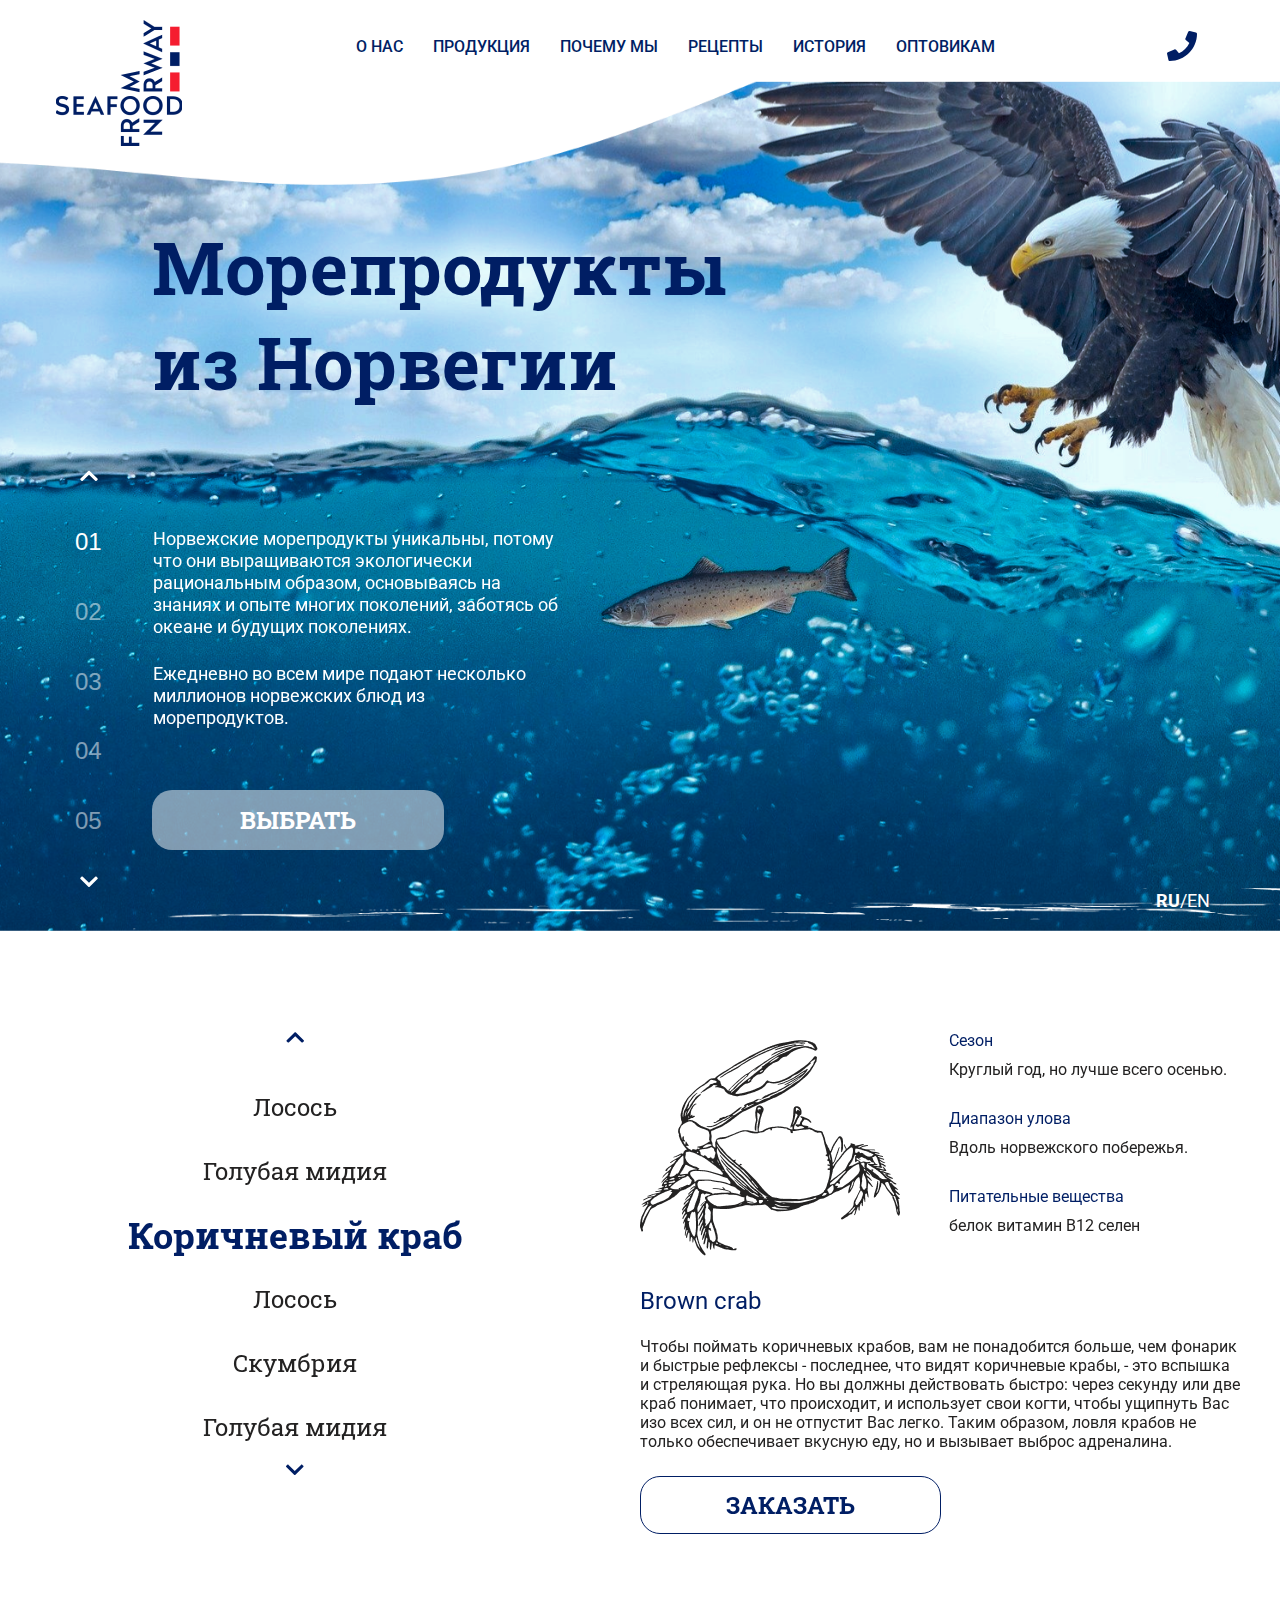
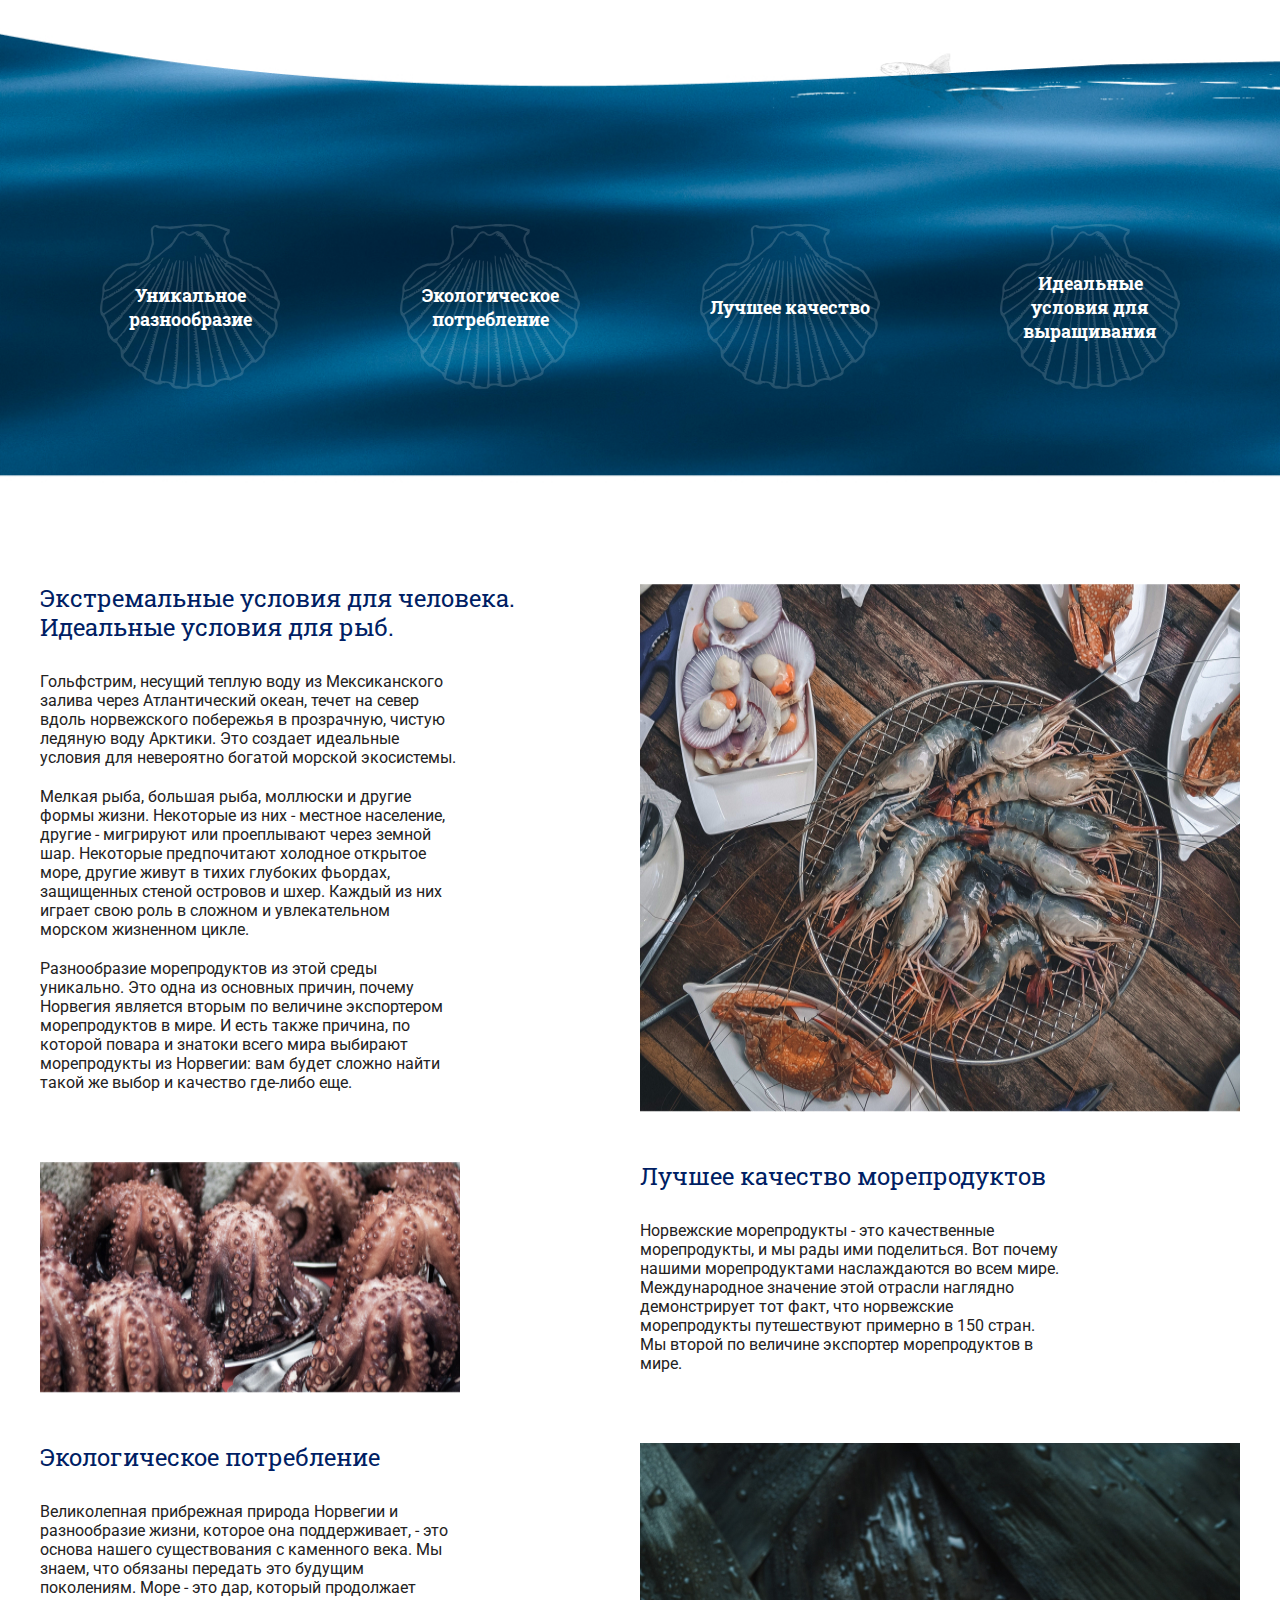
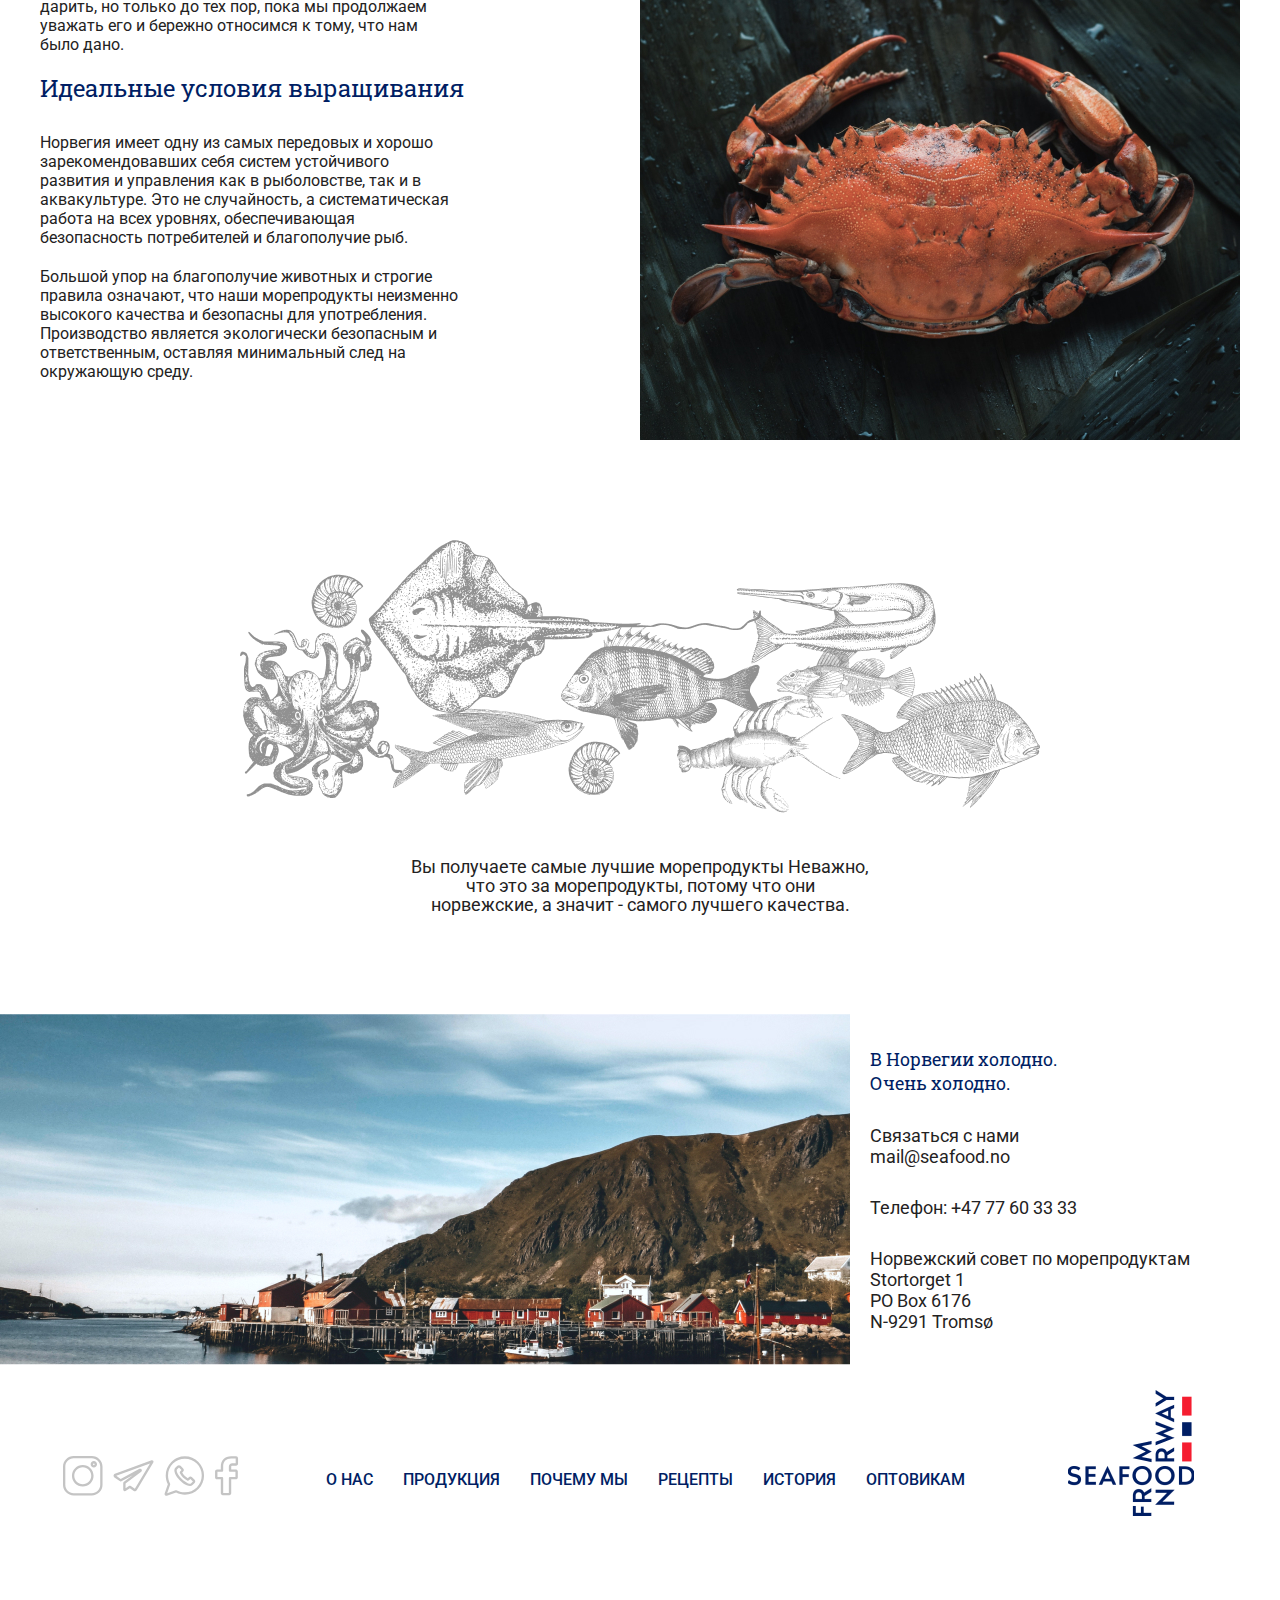
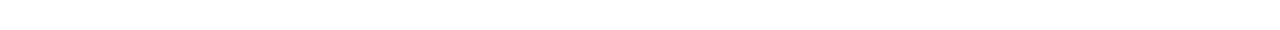
<file: index.html>
<!DOCTYPE html>
<html lang="ru">
<head>
  <meta charset="UTF-8">
  <meta name="viewport" content="width=device-width, initial-scale=1.0">
  <meta http-equiv="X-UA-Compatible" content="ie=edge">
  <title>морепродукты </title>
  <link rel="preconnect" href="https://fonts.googleapis.com">
  <link rel="preconnect" href="https://fonts.gstatic.com" crossorigin>
  <link href="https://fonts.googleapis.com/css2?family=Roboto+Slab:wght@400;700&family=Roboto:wght@400;500&display=swap" rel="stylesheet">
  <link rel="stylesheet" href="css/reset.css">
  <link rel="stylesheet" href="css/slick.css">
  <link rel="stylesheet" href="css/jquery.fancybox.css">
  <link rel="stylesheet" href="css/style.css">
  <link rel="stylesheet" href="./css/media.css">
</head>
<body>

  <header class="header">
    <div class="container">
      <div class="header__top">
        <a href="#" class="logo">
          <img class="logo__img" src="./images/logo.png" alt="logo">
        </a>
        <nav class="menu">
          <button class="menu__btn">
            <span></span>
          </button>
          <ul class="menu__list">
            <li class="menu__item">
              <a href="#" class="menu__link">О нас</a>
            </li>
            <li class="menu__item">
              <a href="#productions" class="menu__link">Продукция</a>
            </li>
            <li class="menu__item">
              <a href="#quality" class="menu__link">Почему мы</a>
            </li>
            <li class="menu__item">
              <a href="https://www.russianfood.com/recipes/bytype/?fid=53" class="menu__link">Рецепты</a>
            </li>
            <li class="menu__item">
              <a href="#story" class="menu__link">История</a>
            </li>
            <li class="menu__item">
              <a href="#wholesalers" class="menu__link">Оптовикам</a>
            </li>
          </ul>
        </nav>
        <a href="tel:380931111111" class="phone">
          <img src="./images/phone.svg" alt="phone">
        </a>
      </div>
    </div>
    <div class="header__content">
      <div class="container">
        <h1 class="title">Морепродукты из Норвегии</h1>
        <div class="header-slider">
          <div class="header-slider__item">
            <p class="header-slider__text">
              Норвежские морепродукты уникальны, потому что они выращиваются экологически рациональным образом, основываясь на знаниях и опыте многих поколений, заботясь об океане и будущих поколениях.
            </p>
            <p class="header-slider__text">
              Ежедневно во всем мире подают несколько миллионов норвежских блюд из морепродуктов.
            </p>
          </div>
          <div class="header-slider__item">
            <p class="header-slider__text">
              Норвежские морепродукты уникальны, потому что они выращиваются экологически рациональным образом, основываясь на знаниях и опыте многих поколений, заботясь об океане и будущих поколениях.
            </p>
            <p class="header-slider__text">
              Ежедневно во всем мире подают несколько миллионов норвежских блюд из морепродуктов.
            </p>
          </div>
          <div class="header-slider__item">
            <p class="header-slider__text">
              Норвежские морепродукты уникальны, потому что они выращиваются экологически рациональным образом, основываясь на знаниях и опыте многих поколений, заботясь об океане и будущих поколениях.
            </p>
            <p class="header-slider__text">
              Ежедневно во всем мире подают несколько миллионов норвежских блюд из морепродуктов.
            </p>
          </div>
          <div class="header-slider__item">
            <p class="header-slider__text">
              Норвежские морепродукты уникальны, потому что они выращиваются экологически рациональным образом, основываясь на знаниях и опыте многих поколений, заботясь об океане и будущих поколениях.
            </p>
            <p class="header-slider__text">
              Ежедневно во всем мире подают несколько миллионов норвежских блюд из морепродуктов.
            </p>
          </div>
          <div class="header-slider__item">
            <p class="header-slider__text">
              Норвежские морепродукты уникальны, потому что они выращиваются экологически рациональным образом, основываясь на знаниях и опыте многих поколений, заботясь об океане и будущих поколениях.
            </p>
            <p class="header-slider__text">
              Ежедневно во всем мире подают несколько миллионов норвежских блюд из морепродуктов.
            </p>
          </div>
        </div>
        <a href="#" class="header__content-btn">ВЫБРАТЬ</a>
        <div class="header__content-box">
          <a href="#" class="header__content-link header__content-link--active">RU</a>/
          <a href="./index-en.html" class="header__content-link">EN</a>
        </div>
      </div>
    </div>
  </header>
  <main class="main">
    <section class="product" id="productions">
      <div class="container">
        <div class="product__inner">
          <div class="product__name">
            <h3 class="product__name-item">Коричневый краб</h3>
            <h3 class="product__name-item">Лосось</h3>
            <h3 class="product__name-item">Скумбрия</h3>
            <h3 class="product__name-item">Голубая мидия</h3>
            <h3 class="product__name-item">Коричневый краб</h3>
            <h3 class="product__name-item">Осьминог</h3>
            <h3 class="product__name-item">Скумбрия</h3>
            <h3 class="product__name-item">Треска</h3>
            <h3 class="product__name-item">Лосось</h3>
            <h3 class="product__name-item">Голубая мидия</h3>
          </div>
          <div class="product__content">
            <div class="product__content-element">
              <div class="product__content-box">
                <img class="product__content-img" src="./images/product1.png" alt="product">
                <ul class="product__content-list">
                  <li class="product__content-item">
                    <span>Сезон</span>
                    Круглый год, но лучше всего осенью.
                  </li>
                  <li class="product__content-item">
                    <span>Диапазон улова</span>
                    Вдоль норвежского побережья.
                  </li>
                  <li class="product__content-item">
                    <span>Питательные вещества</span>
                    белок
                    витамин B12
                    селен
                  </li>
                </ul>
              </div>
              <h3 class="product__content-title">Brown crab</h3>
              <p class="product__content-text">
                Чтобы поймать коричневых крабов, вам не понадобится больше, чем фонарик и быстрые рефлексы - последнее, что видят коричневые крабы, - это вспышка и стреляющая рука. Но вы должны действовать быстро: через секунду или две краб понимает, что происходит, и использует свои когти, чтобы ущипнуть Вас изо всех сил, и он не отпустит Вас легко. Таким образом, ловля крабов не только обеспечивает вкусную еду, но и вызывает выброс адреналина.
              </p>
              <button class="product__content-btn">ЗАКАЗАТЬ</button>
            </div>
            <div class="product__content-element">
              <div class="product__content-box">
                <img class="product__content-img" src="./images/product2.png" alt="product">
                <ul class="product__content-list">
                  <li class="product__content-item">
                    <span>Сезон</span>
                    Круглый год, но лучше всего осенью.
                  </li>
                  <li class="product__content-item">
                    <span>Диапазон улова</span>
                    Вдоль норвежского побережья.
                  </li>
                  <li class="product__content-item">
                    <span>Питательные вещества</span>
                    белок
                    витамин B12
                    селен
                  </li>
                </ul>
              </div>
              <h3 class="product__content-title">Brown crab</h3>
              <p class="product__content-text">
                Чтобы поймать коричневых крабов, вам не понадобится больше, чем фонарик и быстрые рефлексы - последнее, что видят коричневые крабы, - это вспышка и стреляющая рука. Но вы должны действовать быстро: через секунду или две краб понимает, что происходит, и использует свои когти, чтобы ущипнуть Вас изо всех сил, и он не отпустит Вас легко. Таким образом, ловля крабов не только обеспечивает вкусную еду, но и вызывает выброс адреналина.
              </p>
              <button class="product__content-btn">ЗАКАЗАТЬ</button>
            </div>
            <div class="product__content-element">
              <div class="product__content-box">
                <img class="product__content-img" src="./images/product3.png" alt="product">
                <ul class="product__content-list">
                  <li class="product__content-item">
                    <span>Сезон</span>
                    Круглый год, но лучше всего осенью.
                  </li>
                  <li class="product__content-item">
                    <span>Диапазон улова</span>
                    Вдоль норвежского побережья.
                  </li>
                  <li class="product__content-item">
                    <span>Питательные вещества</span>
                    белок
                    витамин B12
                    селен
                  </li>
                </ul>
              </div>
              <h3 class="product__content-title">Brown crab</h3>
              <p class="product__content-text">
                Чтобы поймать коричневых крабов, вам не понадобится больше, чем фонарик и быстрые рефлексы - последнее, что видят коричневые крабы, - это вспышка и стреляющая рука. Но вы должны действовать быстро: через секунду или две краб понимает, что происходит, и использует свои когти, чтобы ущипнуть Вас изо всех сил, и он не отпустит Вас легко. Таким образом, ловля крабов не только обеспечивает вкусную еду, но и вызывает выброс адреналина.
              </p>
              <button class="product__content-btn">ЗАКАЗАТЬ</button>
            </div>
            <div class="product__content-element">
              <div class="product__content-box">
                <img class="product__content-img" src="./images/product4.png" alt="product">
                <ul class="product__content-list">
                  <li class="product__content-item">
                    <span>Сезон</span>
                    Круглый год, но лучше всего осенью.
                  </li>
                  <li class="product__content-item">
                    <span>Диапазон улова</span>
                    Вдоль норвежского побережья.
                  </li>
                  <li class="product__content-item">
                    <span>Питательные вещества</span>
                    белок
                    витамин B12
                    селен
                  </li>
                </ul>
              </div>
              <h3 class="product__content-title">Brown crab</h3>
              <p class="product__content-text">
                Чтобы поймать коричневых крабов, вам не понадобится больше, чем фонарик и быстрые рефлексы - последнее, что видят коричневые крабы, - это вспышка и стреляющая рука. Но вы должны действовать быстро: через секунду или две краб понимает, что происходит, и использует свои когти, чтобы ущипнуть Вас изо всех сил, и он не отпустит Вас легко. Таким образом, ловля крабов не только обеспечивает вкусную еду, но и вызывает выброс адреналина.
              </p>
              <button class="product__content-btn">ЗАКАЗАТЬ</button>
            </div>
            <div class="product__content-element">
              <div class="product__content-box">
                <img class="product__content-img" src="./images/product1.png" alt="product">
                <ul class="product__content-list">
                  <li class="product__content-item">
                    <span>Сезон</span>
                    Круглый год, но лучше всего осенью.
                  </li>
                  <li class="product__content-item">
                    <span>Диапазон улова</span>
                    Вдоль норвежского побережья.
                  </li>
                  <li class="product__content-item">
                    <span>Питательные вещества</span>
                    белок
                    витамин B12
                    селен
                  </li>
                </ul>
              </div>
              <h3 class="product__content-title">Brown crab</h3>
              <p class="product__content-text">
                Чтобы поймать коричневых крабов, вам не понадобится больше, чем фонарик и быстрые рефлексы - последнее, что видят коричневые крабы, - это вспышка и стреляющая рука. Но вы должны действовать быстро: через секунду или две краб понимает, что происходит, и использует свои когти, чтобы ущипнуть Вас изо всех сил, и он не отпустит Вас легко. Таким образом, ловля крабов не только обеспечивает вкусную еду, но и вызывает выброс адреналина.
              </p>
              <button class="product__content-btn">ЗАКАЗАТЬ</button>
            </div>
            <div class="product__content-element">
              <div class="product__content-box">
                <img class="product__content-img" src="./images/product5.png" alt="product">
                <ul class="product__content-list">
                  <li class="product__content-item">
                    <span>Сезон</span>
                    Круглый год, но лучше всего осенью.
                  </li>
                  <li class="product__content-item">
                    <span>Диапазон улова</span>
                    Вдоль норвежского побережья.
                  </li>
                  <li class="product__content-item">
                    <span>Питательные вещества</span>
                    белок
                    витамин B12
                    селен
                  </li>
                </ul>
              </div>
              <h3 class="product__content-title">Brown crab</h3>
              <p class="product__content-text">
                Чтобы поймать коричневых крабов, вам не понадобится больше, чем фонарик и быстрые рефлексы - последнее, что видят коричневые крабы, - это вспышка и стреляющая рука. Но вы должны действовать быстро: через секунду или две краб понимает, что происходит, и использует свои когти, чтобы ущипнуть Вас изо всех сил, и он не отпустит Вас легко. Таким образом, ловля крабов не только обеспечивает вкусную еду, но и вызывает выброс адреналина.
              </p>
              <button class="product__content-btn">ЗАКАЗАТЬ</button>
            </div>
            <div class="product__content-element">
              <div class="product__content-box">
                <img class="product__content-img" src="./images/product3.png" alt="product">
                <ul class="product__content-list">
                  <li class="product__content-item">
                    <span>Сезон</span>
                    Круглый год, но лучше всего осенью.
                  </li>
                  <li class="product__content-item">
                    <span>Диапазон улова</span>
                    Вдоль норвежского побережья.
                  </li>
                  <li class="product__content-item">
                    <span>Питательные вещества</span>
                    белок
                    витамин B12
                    селен
                  </li>
                </ul>
              </div>
              <h3 class="product__content-title">Brown crab</h3>
              <p class="product__content-text">
                Чтобы поймать коричневых крабов, вам не понадобится больше, чем фонарик и быстрые рефлексы - последнее, что видят коричневые крабы, - это вспышка и стреляющая рука. Но вы должны действовать быстро: через секунду или две краб понимает, что происходит, и использует свои когти, чтобы ущипнуть Вас изо всех сил, и он не отпустит Вас легко. Таким образом, ловля крабов не только обеспечивает вкусную еду, но и вызывает выброс адреналина.
              </p>
              <button class="product__content-btn">ЗАКАЗАТЬ</button>
            </div>
            <div class="product__content-element">
              <div class="product__content-box">
                <img class="product__content-img" src="./images/product6.png" alt="product">
                <ul class="product__content-list">
                  <li class="product__content-item">
                    <span>Сезон</span>
                    Круглый год, но лучше всего осенью.
                  </li>
                  <li class="product__content-item">
                    <span>Диапазон улова</span>
                    Вдоль норвежского побережья.
                  </li>
                  <li class="product__content-item">
                    <span>Питательные вещества</span>
                    белок
                    витамин B12
                    селен
                  </li>
                </ul>
              </div>
              <h3 class="product__content-title">Brown crab</h3>
              <p class="product__content-text">
                Чтобы поймать коричневых крабов, вам не понадобится больше, чем фонарик и быстрые рефлексы - последнее, что видят коричневые крабы, - это вспышка и стреляющая рука. Но вы должны действовать быстро: через секунду или две краб понимает, что происходит, и использует свои когти, чтобы ущипнуть Вас изо всех сил, и он не отпустит Вас легко. Таким образом, ловля крабов не только обеспечивает вкусную еду, но и вызывает выброс адреналина.
              </p>
              <button class="product__content-btn">ЗАКАЗАТЬ</button>
            </div>
            <div class="product__content-element">
              <div class="product__content-box">
                <img class="product__content-img" src="./images/product2.png" alt="product">
                <ul class="product__content-list">
                  <li class="product__content-item">
                    <span>Сезон</span>
                    Круглый год, но лучше всего осенью.
                  </li>
                  <li class="product__content-item">
                    <span>Диапазон улова</span>
                    Вдоль норвежского побережья.
                  </li>
                  <li class="product__content-item">
                    <span>Питательные вещества</span>
                    белок
                    витамин B12
                    селен
                  </li>
                </ul>
              </div>
              <h3 class="product__content-title">Brown crab</h3>
              <p class="product__content-text">
                Чтобы поймать коричневых крабов, вам не понадобится больше, чем фонарик и быстрые рефлексы - последнее, что видят коричневые крабы, - это вспышка и стреляющая рука. Но вы должны действовать быстро: через секунду или две краб понимает, что происходит, и использует свои когти, чтобы ущипнуть Вас изо всех сил, и он не отпустит Вас легко. Таким образом, ловля крабов не только обеспечивает вкусную еду, но и вызывает выброс адреналина.
              </p>
              <button class="product__content-btn">ЗАКАЗАТЬ</button>
            </div>
            <div class="product__content-element">
              <div class="product__content-box">
                <img class="product__content-img" src="./images/product4.png" alt="product">
                <ul class="product__content-list">
                  <li class="product__content-item">
                    <span>Сезон</span>
                    Круглый год, но лучше всего осенью.
                  </li>
                  <li class="product__content-item">
                    <span>Диапазон улова</span>
                    Вдоль норвежского побережья.
                  </li>
                  <li class="product__content-item">
                    <span>Питательные вещества</span>
                    белок
                    витамин B12
                    селен
                  </li>
                </ul>
              </div>
              <h3 class="product__content-title">Brown crab</h3>
              <p class="product__content-text">
                Чтобы поймать коричневых крабов, вам не понадобится больше, чем фонарик и быстрые рефлексы - последнее, что видят коричневые крабы, - это вспышка и стреляющая рука. Но вы должны действовать быстро: через секунду или две краб понимает, что происходит, и использует свои когти, чтобы ущипнуть Вас изо всех сил, и он не отпустит Вас легко. Таким образом, ловля крабов не только обеспечивает вкусную еду, но и вызывает выброс адреналина.
              </p>
              <button class="product__content-btn">ЗАКАЗАТЬ</button>
            </div>
          </div>
        </div>
      </div>
    </section>
    <div class="seafood-box" id="quality">
      <div class="container">
        <div class="seafood-box__items">
          <div class="seafood-box__item">Уникальное разнообразие</div>
          <div class="seafood-box__item">Экологическое потребление</div>
          <div class="seafood-box__item">Лучшее качество</div>
          <div class="seafood-box__item">Идеальные условия для выращивания</div>
        </div>
      </div>
    </div>
    <div class="seafood" id="story">
      <div class="container">
        <div class="seafood__items">
          <div class="seafood__item">
            <div class="seafood__item-content">
              <h3 class="seafood__item-title">Экстремальные условия для человека. Идеальные условия для рыб.</h3>
              <p class="seafood__item-text">
                Гольфстрим, несущий теплую воду из Мексиканского залива через Атлантический океан, течет на север вдоль норвежского побережья в прозрачную, чистую ледяную воду Арктики. Это создает идеальные условия для невероятно богатой морской экосистемы. 
              </p>
              <p class="seafood__item-text">
                Мелкая рыба, большая рыба, моллюски и другие формы жизни. Некоторые из них - местное население, другие - мигрируют или проеплывают через земной шар. Некоторые предпочитают холодное открытое море, другие живут в тихих глубоких фьордах, защищенных стеной островов и шхер. Каждый из них играет свою роль в сложном и увлекательном морском жизненном цикле.

              </p>
              <p class="seafood__item-text">
                Разнообразие морепродуктов из этой среды уникально. Это одна из основных причин, почему Норвегия является вторым по величине экспортером морепродуктов в мире. И есть также причина, по которой повара и знатоки всего мира выбирают морепродукты из Норвегии: вам будет сложно найти такой же выбор и качество где-либо еще.
              </p>
            </div>
            <img src="./images/content-1.jpg" alt="" class="seafood__item-img">
          </div>

          <div class="seafood__item seafood__item--text-right">
            <img src="./images/content-2.jpg" alt="" class="seafood__item-img">
            <div class="seafood__item-content">
              <h3 class="seafood__item-title">Лучшее качество морепродуктов</h3>
              <p class="seafood__item-text">
                Норвежские морепродукты - это качественные морепродукты, и мы рады ими поделиться. 
                Вот почему нашими морепродуктами наслаждаются во всем мире. Международное значение этой отрасли наглядно демонстрирует тот факт, что норвежские морепродукты путешествуют примерно в 150 стран. Мы второй по величине экспортер морепродуктов в мире.
              </p>
            </div>
          </div>
          <div class="seafood__item">
            <div class="seafood__item-content">
              <h3 class="seafood__item-title">Экологическое потребление</h3>
              <p class="seafood__item-text">
                Великолепная прибрежная природа Норвегии и разнообразие жизни, которое она поддерживает, - это основа нашего существования с каменного века. Мы знаем, что обязаны передать это будущим поколениям. Море - это дар, который продолжает дарить, но только до тех пор, пока мы продолжаем уважать его и бережно относимся к тому, что нам было дано.
              </p>
              <h3 class="seafood__item-title">Идеальные условия выращивания</h3>
              <p class="seafood__item-text">
                Норвегия имеет одну из самых передовых и хорошо зарекомендовавших себя систем устойчивого развития и управления как в рыболовстве, так и в аквакультуре. Это не случайность, а систематическая работа на всех уровнях, обеспечивающая безопасность потребителей и благополучие рыб. 
              </p>
              <p class="seafood__item-text">
                Большой упор на благополучие животных и строгие правила означают, что наши морепродукты неизменно высокого качества и безопасны для употребления. Производство является экологически безопасным и ответственным, оставляя минимальный след на окружающую среду. 
              </p>
            </div>
            <img src="./images/content-3.jpg" alt="" class="seafood__item-img">
          </div>
        </div>
        <blockquote class="seafood__blockuote">
          <img class="seafood__blockuote-img" src="./images/Group18.png" alt="seafood">
          <p class="seafood__blockuote-text">
            Вы получаете самые лучшие морепродукты
            Неважно, что это за морепродукты, потому что они норвежские, 
            а значит - самого лучшего качества.
          </p>
        </blockquote>
      </div>
    </div>
    <div class="contacts" id='wholesalers'>
      <div class="container">
        <div class="contacts__box">
          <p class="contacts__box-text">
            В Норвегии холодно.
            Очень холодно.
          </p>
          <ul class="contacts__box-list">
            <li class="contacts__box-item">
              <span>Связаться с нами</span>
              <a href="mailto:mail@seafood.no">mail@seafood.no</a>
            </li>
            <li class="contacts__box-item">
              Телефон: <a href="tel:4777603333">+47 77 60 33 33</a>
            </li>
            <li class="contacts__box-item">
              <span>Норвежский совет по морепродуктам</span>
              Stortorget 1 <br>
              PO Box 6176 <br>
              N-9291 Tromsø 
            </li>
          </ul>
        </div>
      </div>
    </div>
  </main>
  <footer class="footer">
    <div class="container">
      <div class="footer__inner">
        <ul class="footer-social__list">
          <li class="footer-social__item">
            <a href="https://www.instagram.com/kingfisherkz/" target="_blank" class="footer-social__link">
              <svg width="40" height="41" viewBox="0 0 40 41" fill="none" xmlns="http://www.w3.org/2000/svg">
                <path d="M28.8285 0.949219H10.7C4.79993 0.949219 0 5.74915 0 11.6492V29.778C0 35.6778 4.79993 40.4777 10.7 40.4777H28.8288C34.7286 40.4777 39.5285 35.6778 39.5285 29.778V11.6492C39.5285 5.74915 34.7286 0.949219 28.8285 0.949219V0.949219ZM37.2112 29.778C37.2112 34.4 33.4508 38.1604 28.8285 38.1604H10.7C6.07772 38.1604 2.31733 34.4 2.31733 29.778V11.6492C2.31733 7.02693 6.07772 3.26655 10.7 3.26655H28.8288C33.4508 3.26655 37.2112 7.02693 37.2112 11.6492V29.778Z" fill="#c4c4c4"/>
                <path d="M19.7623 9.90527C13.8025 9.90527 8.95404 14.7538 8.95404 20.7136C8.95404 26.6734 13.8025 31.5218 19.7623 31.5218C25.7221 31.5218 30.5706 26.6734 30.5706 20.7136C30.5706 14.7538 25.7221 9.90527 19.7623 9.90527ZM19.7623 29.2045C15.0806 29.2045 11.2714 25.3956 11.2714 20.7136C11.2714 16.0318 15.0806 12.2226 19.7623 12.2226C24.4443 12.2226 28.2533 16.0318 28.2533 20.7136C28.2533 25.3956 24.4443 29.2045 19.7623 29.2045Z" fill="#c4c4c4"/>
                <path d="M30.8304 6.06665C29.0692 6.06665 27.6367 7.49945 27.6367 9.26037C27.6367 11.0216 29.0692 12.4544 30.8304 12.4544C32.5917 12.4544 34.0245 11.0216 34.0245 9.26037C34.0245 7.49915 32.5917 6.06665 30.8304 6.06665ZM30.8304 10.1368C30.3473 10.1368 29.954 9.7435 29.954 9.26037C29.954 8.77694 30.3473 8.38398 30.8304 8.38398C31.3139 8.38398 31.7071 8.77694 31.7071 9.26037C31.7071 9.7435 31.3139 10.1368 30.8304 10.1368Z" fill="#c4c4c4"/>
                </svg>
            </a>
          </li>
          <li class="footer-social__item">
            <a href="https://desktop.telegram.org/" target="_blank" class="footer-social__link">
              <svg width="41" height="32" viewBox="0 0 41 32" fill="none" xmlns="http://www.w3.org/2000/svg">
                <path d="M40.1983 0.801981C39.8065 0.317828 39.1568 0.138283 38.5791 0.353737L1.88723 13.8038C1.1542 14.0741 0.639673 14.7294 0.544153 15.5142C0.449549 16.2952 0.788904 17.053 1.4255 17.4892L6.67024 21.1209C7.17836 21.4729 7.83174 21.5107 8.37586 21.2194L19.7528 15.1337L10.8859 21.8496C10.4697 22.1651 10.221 22.6681 10.221 23.195V29.4159C10.221 30.0576 10.5679 30.6455 11.1264 30.9507C11.6858 31.2559 12.3615 31.2256 12.8928 30.8702L16.8774 28.1891L20.7959 30.8993C21.1392 31.138 21.5481 31.2637 21.9607 31.2637C22.1002 31.2637 22.2403 31.2491 22.3782 31.22C22.9285 31.1036 23.4152 30.7588 23.714 30.274L40.3146 2.50704C40.6378 1.97243 40.5914 1.2883 40.1983 0.801981ZM21.8732 28.7655L17.8152 25.9587C17.533 25.7631 17.2076 25.6653 16.8826 25.6653C16.5646 25.6653 16.2463 25.7591 15.9677 25.9467L12.5659 28.2355V23.546L28.2229 11.6871C28.9221 11.1574 29.0982 10.1934 28.6322 9.44491C28.1659 8.6964 27.2323 8.44348 26.4605 8.85644L7.64955 18.9187L3.21352 15.8469L37.0016 3.46142L21.8732 28.7655Z" fill="#C4C4C4"/>
                </svg>
            </a>
          </li>
          <li class="footer-social__item">
            <a href="https://www.whatsapp.com/?lang=ru" target="_blank" class="footer-social__link">
              <svg width="41" height="40" viewBox="0 0 41 40" fill="none" xmlns="http://www.w3.org/2000/svg">
                <path d="M34.4426 5.95532C30.8218 2.33456 26.0089 0.34082 20.8881 0.34082C20.8878 0.34082 20.8866 0.34082 20.8863 0.34082C18.3537 0.341122 15.8855 0.83149 13.551 1.79865C11.2162 2.76582 9.12442 4.16424 7.33334 5.95532C3.71288 9.57578 1.71914 14.3896 1.71914 19.5098C1.71914 22.5633 2.4559 25.5978 3.85191 28.3014L0.629839 37.5062C0.402749 38.1555 0.563491 38.8612 1.05024 39.3477C1.39072 39.6885 1.83887 39.8694 2.29968 39.8694C2.49722 39.8694 2.69686 39.8362 2.89168 39.7681L12.0965 36.5463C14.8001 37.9423 17.8346 38.6791 20.8881 38.6791C26.0083 38.6791 30.8218 36.685 34.4426 33.0646C38.0631 29.4441 40.0571 24.6303 40.0571 19.5101C40.0571 14.3896 38.0634 9.57578 34.4426 5.95532ZM32.8032 31.4252C29.6207 34.6081 25.3889 36.3605 20.8881 36.3605C18.1347 36.3605 15.3994 35.6796 12.9777 34.3906C12.5386 34.1572 12.0196 34.1171 11.5536 34.2803L3.19085 37.2071L6.11798 28.8443C6.28113 28.3777 6.24072 27.8587 6.0073 27.4199C4.71865 24.9988 4.03738 22.2635 4.03738 19.5098C4.03738 15.009 5.79016 10.7773 8.97273 7.59471C12.155 4.41244 16.3861 2.65966 20.8866 2.65906H20.8881C25.3892 2.65906 29.6207 4.41184 32.8032 7.59471C35.9861 10.7773 37.7389 15.0087 37.7389 19.5098C37.7389 24.0109 35.9861 28.2426 32.8032 31.4252Z" fill="#C4C4C4"/>
                <path d="M28.0123 21.2221C27.1305 20.3403 25.6956 20.3403 24.8137 21.2221L23.8493 22.1866C21.4544 20.8817 19.5165 18.9437 18.2113 16.5489L19.1757 15.5844C20.0578 14.7026 20.0578 13.2677 19.1757 12.3859L16.5767 9.78685C15.6949 8.90503 14.26 8.90503 13.3781 9.78685L11.2991 11.8659C10.1081 13.0569 10.0487 15.1043 11.1317 17.6312C12.072 19.8252 13.7928 22.2366 15.9772 24.421C18.1615 26.6053 20.5729 28.3261 22.7669 29.2665C23.9675 29.781 25.0595 30.0376 26.0032 30.0376C27.0457 30.0376 27.907 29.7243 28.5322 29.0991L30.6113 27.0197V27.02C31.0386 26.5927 31.2739 26.0248 31.2739 25.4207C31.2739 24.8164 31.0386 24.2485 30.6113 23.8214L28.0123 21.2221ZM26.8928 27.4597C26.5529 27.7996 25.5077 27.9187 23.6804 27.1358C21.7509 26.3089 19.5973 24.7624 17.6165 22.7816C15.6358 20.8008 14.0896 18.6476 13.2626 16.718C12.4794 14.8908 12.5986 13.8452 12.9384 13.5053L14.9777 11.466L17.4965 13.9851L16.2893 15.1927C15.7434 15.7385 15.6116 16.5664 15.9618 17.2527C17.549 20.365 20.0331 22.8492 23.1454 24.4364C23.8321 24.7865 24.6599 24.655 25.2058 24.1089L26.413 22.9016L28.9321 25.4207L26.8928 27.4597Z" fill="#C4C4C4"/>
                </svg>
            </a>
          </li>
          <li class="footer-social__item">
            <a href="https://ru-ru.facebook.com/AgamaSeafood/" target="_blank" class="footer-social__link">
              <svg width="24" height="40" viewBox="0 0 24 40" fill="none" xmlns="http://www.w3.org/2000/svg">
                <path d="M14.2638 39.2637H7.77447C6.69054 39.2637 5.8088 38.4151 5.8088 37.3719V23.2848H2.02277C0.938836 23.2848 0.0570984 22.4359 0.0570984 21.393V15.3567C0.0570984 14.3135 0.938836 13.4649 2.02277 13.4649H5.8088V10.4421C5.8088 7.44495 6.78669 4.89498 8.63642 3.06834C10.4945 1.23338 13.0912 0.263672 16.1457 0.263672L21.0948 0.271408C22.1769 0.273193 23.0571 1.1218 23.0571 2.16321V7.76779C23.0571 8.81099 22.1757 9.65959 21.092 9.65959L17.7599 9.66078C16.7436 9.66078 16.4849 9.85686 16.4295 9.91697C16.3383 10.0166 16.2298 10.2984 16.2298 11.0765V13.4646H20.8416C21.1888 13.4646 21.5252 13.547 21.8143 13.7024C22.4378 14.0377 22.8255 14.6718 22.8255 15.357L22.8231 21.3933C22.8231 22.4359 21.9413 23.2845 20.8574 23.2845H16.2298V37.3719C16.2298 38.4151 15.3478 39.2637 14.2638 39.2637ZM8.18442 36.9773H13.8539V22.2613C13.8539 21.5647 14.4428 20.9982 15.1663 20.9982H20.4474L20.4496 15.7513H15.166C14.4425 15.7513 13.8539 15.1847 13.8539 14.4882V11.0765C13.8539 10.1833 13.9482 9.16745 14.6487 8.40395C15.4952 7.48096 16.8293 7.37444 17.7593 7.37444L20.6815 7.37325V2.55716L16.1439 2.55002C11.2349 2.55002 8.18442 5.57428 8.18442 10.4421V14.4882C8.18442 15.1844 7.59577 15.7513 6.87233 15.7513H2.43272V20.9982H6.87233C7.59577 20.9982 8.18442 21.5647 8.18442 22.2613V36.9773ZM21.0902 2.55775H21.0905H21.0902Z" fill="#C4C4C4"/>
                </svg>
            </a>
          </li>
        </ul>
        <nav class="menu">
          <ul class="menu__list">
            <li class="menu__item">
              <a href="#" class="menu__link">О нас</a>
            </li>
            <li class="menu__item">
              <a href="#productions" class="menu__link">Продукция</a>
            </li>
            <li class="menu__item">
              <a href="#quality" class="menu__link">Почему мы</a>
            </li>
            <li class="menu__item">
              <a href="https://www.russianfood.com/recipes/bytype/?fid=53" class="menu__link">Рецепты</a>
            </li>
            <li class="menu__item">
              <a href="#story" class="menu__link">История</a>
            </li>
            <li class="menu__item">
              <a href="#wholesalers" class="menu__link">Оптовикам</a>
            </li>
          </ul>
        </nav>
        <a href="#" class="logo">
          <img class="logo__img" src="./images/logo.png" alt="logo">
        </a>
      </div>
    </div>
  </footer>

  <script src="https://ajax.googleapis.com/ajax/libs/jquery/3.4.1/jquery.min.js"></script>
  <script src="js/slick.min.js"></script>
  <script src="js/jquery.fancybox.min.js"></script>
  <script src="js/main.js"></script>
</body>
</html>
</file>
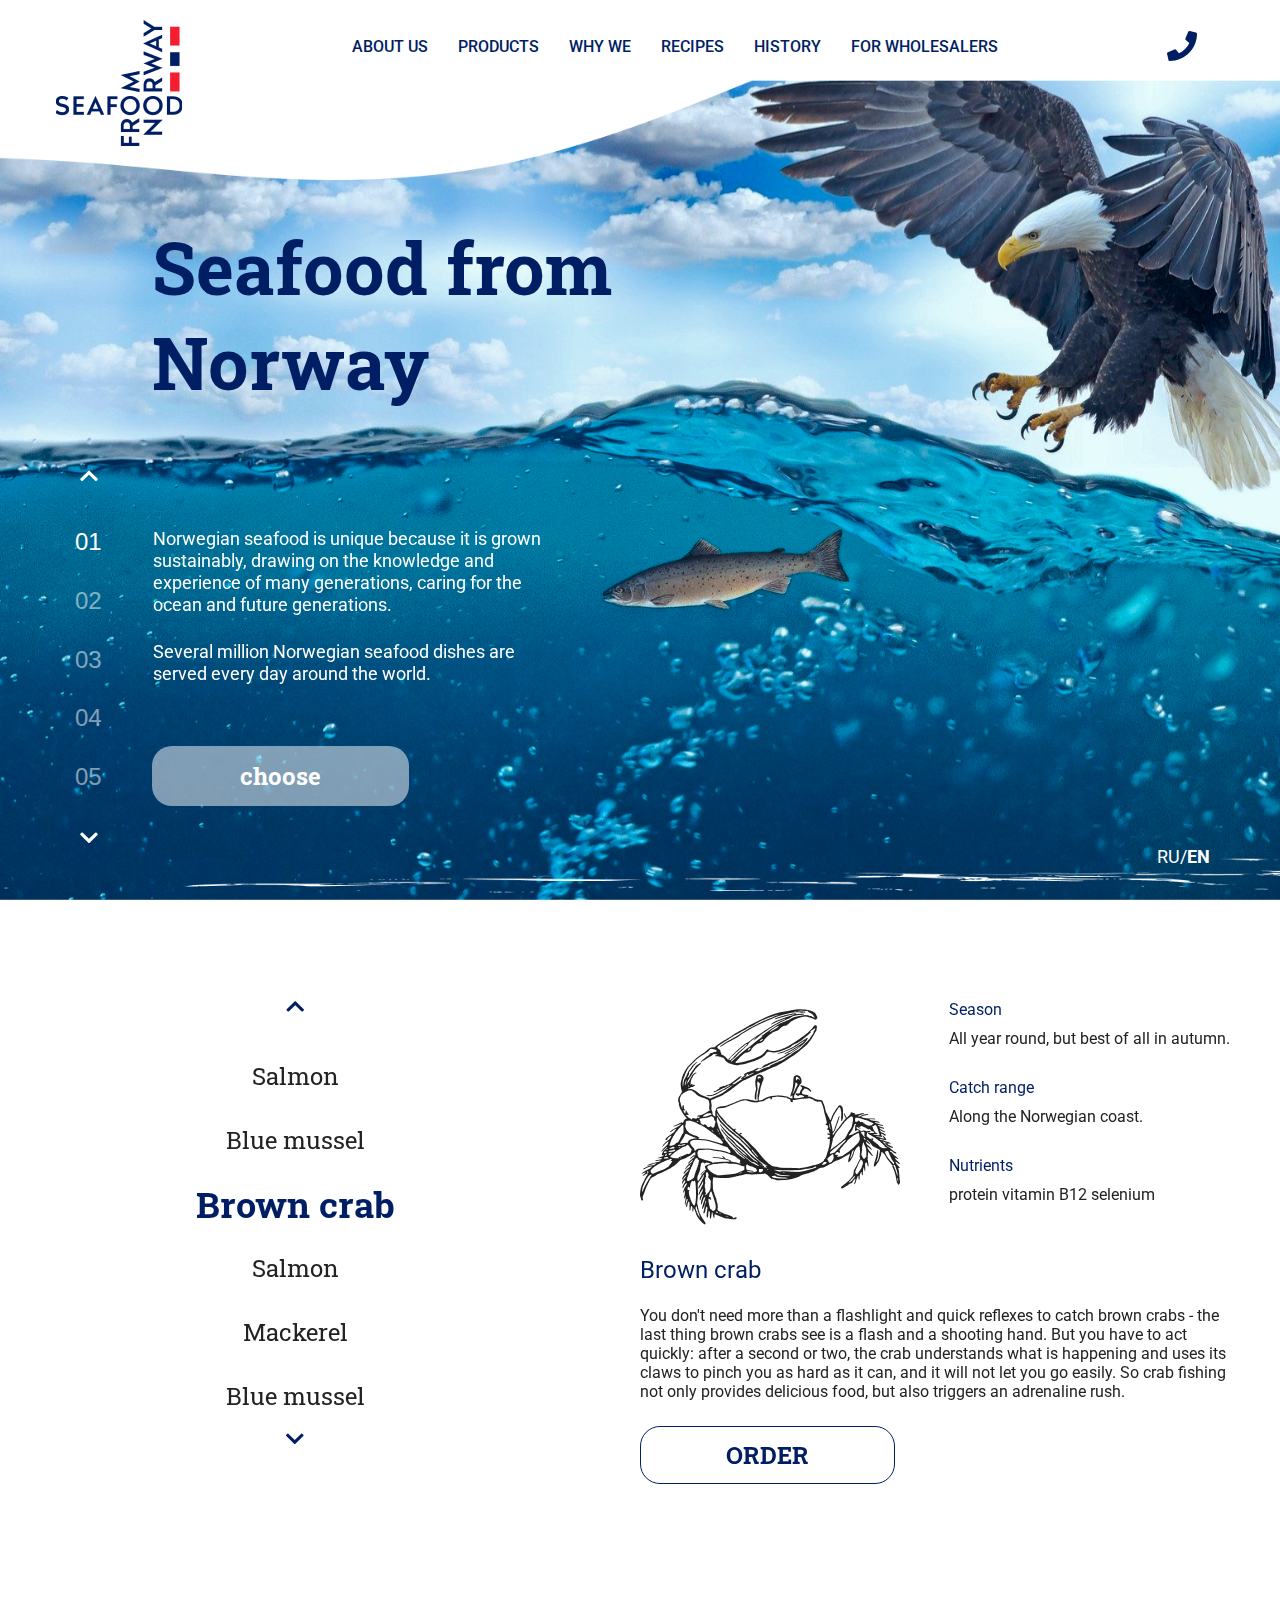
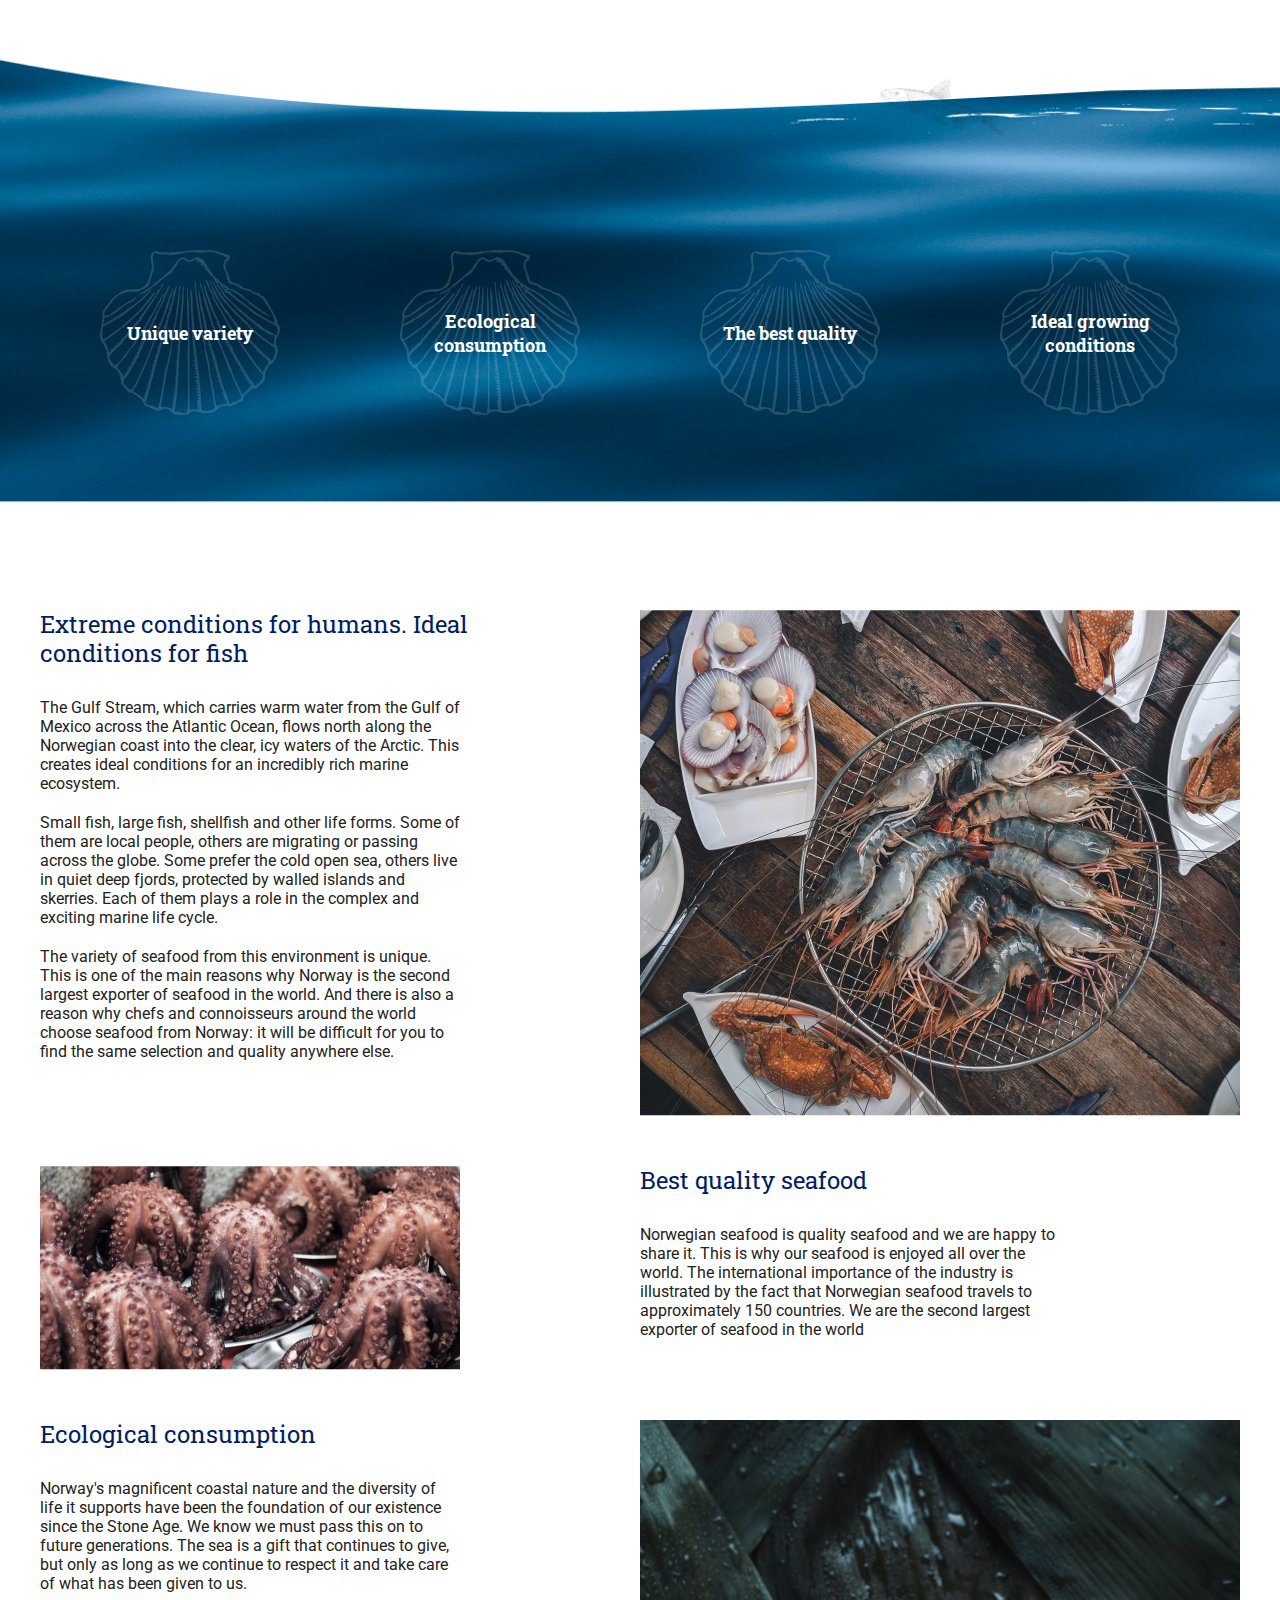
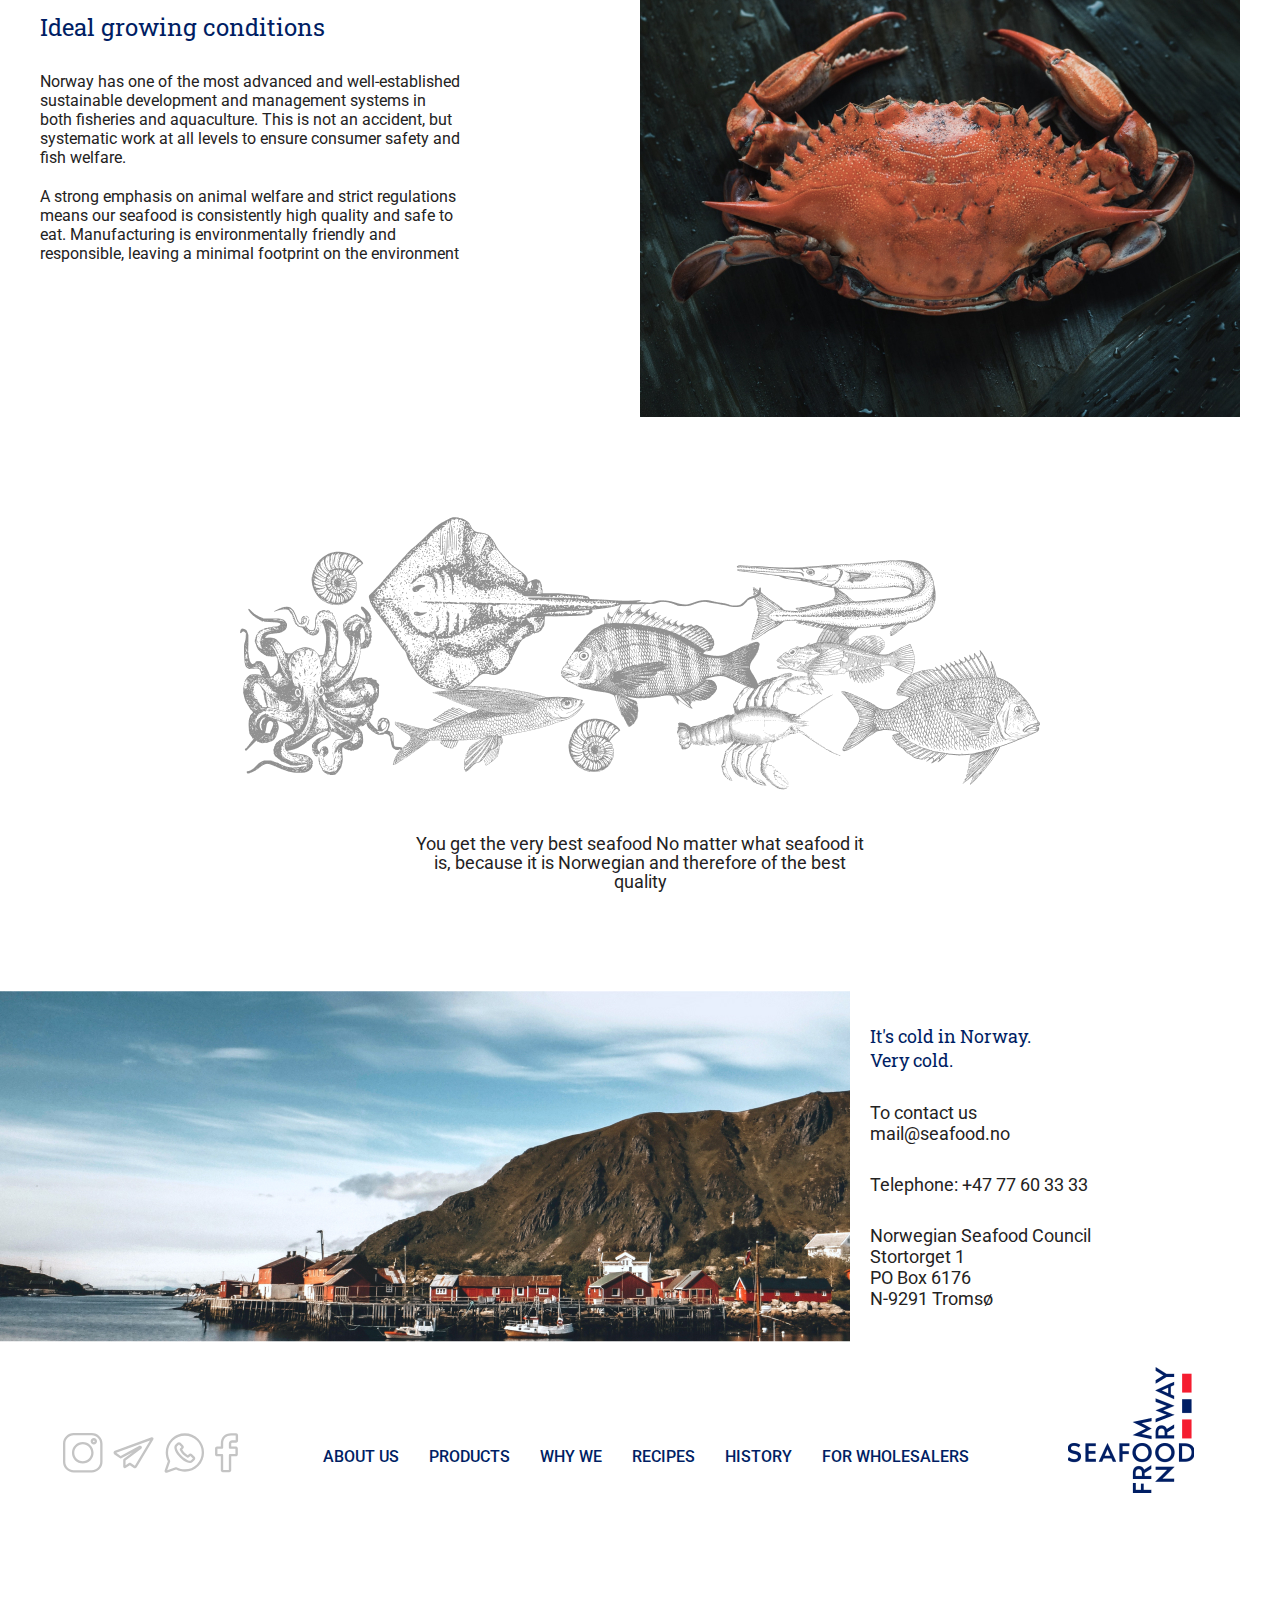
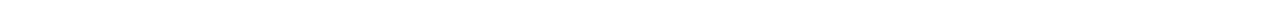
<file: index-en.html>
<!DOCTYPE html>
<html lang="en">
<head>
  <meta charset="UTF-8">
  <meta name="viewport" content="width=device-width, initial-scale=1.0">
  <meta http-equiv="X-UA-Compatible" content="ie=edge">
  <title>Seafood</title>
  <link rel="preconnect" href="https://fonts.googleapis.com">
  <link rel="preconnect" href="https://fonts.gstatic.com" crossorigin>
  <link href="https://fonts.googleapis.com/css2?family=Roboto+Slab:wght@400;700&family=Roboto:wght@400;500&display=swap" rel="stylesheet">
  <link rel="stylesheet" href="css/reset.css">
  <link rel="stylesheet" href="css/slick.css">
  <link rel="stylesheet" href="css/jquery.fancybox.css">
  <link rel="stylesheet" href="css/style.css">
  <link rel="stylesheet" href="./css/media.css">
</head>
<body>

  <header class="header">
    <div class="container">
      <div class="header__top">
        <a href="#" class="logo">
          <img class="logo__img" src="./images/logo.png" alt="logo">
        </a>
        <nav class="menu">
          <button class="menu__btn">
            <span></span>
          </button>
          <ul class="menu__list">
            <li class="menu__item">
              <a href="#" class="menu__link">ABOUT US</a>
            </li>
            <li class="menu__item">
              <a href="#productions" class="menu__link">PRODUCTS</a>
            </li>
            <li class="menu__item">
              <a href="#quality" class="menu__link">WHY WE</a>
            </li>
            <li class="menu__item">
              <a href="https://www.allrecipes.com/recipes/93/seafood/" class="menu__link">RECIPES </a>
            </li>
            <li class="menu__item">
              <a href="#story" class="menu__link">HISTORY</a>
            </li>
            <li class="menu__item">
              <a href="#wholesalers" class="menu__link">FOR WHOLESALERS</a>
            </li>
          </ul>
        </nav>
        <a href="tel:380931111111" class="phone">
          <img src="./images/phone.svg" alt="phone">
        </a>
      </div>
    </div>
    <div class="header__content">
      <div class="container">
        <h1 class="title">Seafood from Norway</h1>
        <div class="header-slider">
          <div class="header-slider__item">
            <p class="header-slider__text">
                Norwegian seafood is unique because it is grown sustainably, drawing on the knowledge and experience of many generations, caring for the ocean and future generations.
            </p>
            <p class="header-slider__text">
                Several million Norwegian seafood dishes are served every day around the world.
            </p>
          </div>
          <div class="header-slider__item">
            <p class="header-slider__text">
                Norwegian seafood is unique because it is grown sustainably, drawing on the knowledge and experience of many generations, caring for the ocean and future generations.
            </p>
            <p class="header-slider__text">
                Several million Norwegian seafood dishes are served every day around the world.
            </p>
          </div>
          <div class="header-slider__item">
            <p class="header-slider__text">
                Norwegian seafood is unique because it is grown sustainably, drawing on the knowledge and experience of many generations, caring for the ocean and future generations.
            </p>
            <p class="header-slider__text">
                Several million Norwegian seafood dishes are served every day around the world.
            </p>
          </div>
          <div class="header-slider__item">
            <p class="header-slider__text">
                Norwegian seafood is unique because it is grown sustainably, drawing on the knowledge and experience of many generations, caring for the ocean and future generations.
            </p>
            <p class="header-slider__text">
                Several million Norwegian seafood dishes are served every day around the world.
            </p>
          </div>
          <div class="header-slider__item">
            <p class="header-slider__text">
                Norwegian seafood is unique because it is grown sustainably, drawing on the knowledge and experience of many generations, caring for the ocean and future generations.
            </p>
            <p class="header-slider__text">
                Several million Norwegian seafood dishes are served every day around the world.
            </p>
          </div>
        </div>
        <a href="#" class="header__content-btn">choose</a>
        <div class="header__content-box">
          <a href="./index.html" class="header__content-link">RU</a>/
          <a href="#" class="header__content-link header__content-link--active">EN</a>
        </div>
      </div>
    </div>
  </header>
  <main class="main">
    <section class="product" id="productions">
      <div class="container">
        <div class="product__inner">
          <div class="product__name">
            <h3 class="product__name-item">Brown crab</h3>
            <h3 class="product__name-item">Salmon</h3>
            <h3 class="product__name-item">Mackerel</h3>
            <h3 class="product__name-item">Blue mussel</h3>
            <h3 class="product__name-item">Brown crab</h3>
            <h3 class="product__name-item">Octopus</h3>
            <h3 class="product__name-item">Mackerel</h3>
            <h3 class="product__name-item">Cod</h3>
            <h3 class="product__name-item">Salmon</h3>
            <h3 class="product__name-item">Blue mussel</h3>
          </div>
          <div class="product__content">
            <div class="product__content-element">
              <div class="product__content-box">
                <img class="product__content-img" src="./images/product1.png" alt="product">
                <ul class="product__content-list">
                  <li class="product__content-item">
                    <span>Season</span>
                    All year round, but best of all in autumn.
                  </li>
                  <li class="product__content-item">
                    <span>Catch range</span>
                    Along the Norwegian coast.
                  </li>
                  <li class="product__content-item">
                    <span>Nutrients</span>
                    protein
                    vitamin B12
                    selenium
                  </li>
                </ul>
              </div>
              <h3 class="product__content-title">Brown crab</h3>
              <p class="product__content-text">
                You don't need more than a flashlight and quick reflexes to catch brown crabs - the last thing brown crabs see is a flash and a shooting hand. But you have to act quickly: after a second or two, the crab understands what is happening and uses its claws to pinch you as hard as it can, and it will not let you go easily. So crab fishing not only provides delicious food, but also triggers an adrenaline rush.
              </p>
              <button class="product__content-btn">ORDER</button>
            </div>
            <div class="product__content-element">
              <div class="product__content-box">
                <img class="product__content-img" src="./images/product2.png" alt="product">
                <ul class="product__content-list">
                  <li class="product__content-item">
                    <span>Season</span>
                    from June to September
                  </li>
                  <li class="product__content-item">
                    <span>Catch range</span>
                    Along the Norwegian coast.
                  </li>
                  <li class="product__content-item">
                    <span>Nutrients</span>
                    omega-3
                    vitamin B12
                    selenium
                  </li>
                </ul>
              </div>
              <h3 class="product__content-title">Salmon</h3>
              <p class="product__content-text">
                Almost all anadromous salmon spawn once in a lifetime and die after spawning. This is especially typical for Pacific salmon (chum salmon, pink salmon, red salmon, etc.). In contrast, not all individuals perish among Atlantic salmon (salmon), some breed up to 4 times (the only recorded record is 5 times), although this is more the exception than the rule.
              </p>
              <button class="product__content-btn">ORDER</button>
            </div>
            <div class="product__content-element">
              <div class="product__content-box">
                <img class="product__content-img" src="./images/product3.png" alt="product">
                <ul class="product__content-list">
                  <li class="product__content-item">
                    <span>Season</span>
                    July-August.
                  </li>
                  <li class="product__content-item">
                    <span>Catch range</span>
                    Along the Norwegian coast.
                  </li>
                  <li class="product__content-item">
                    <span>Nutrients</span>
                    protein
                    Fats
                    Ash
                  </li>
                </ul>
              </div>
              <h3 class="product__content-title">Mackerel</h3>
              <p class="product__content-text">
                Mackerel is a schooling thermophilic pelagic fish that makes significant migrations. It inhabits at a temperature of 8-20 ° C. Winters at depths of up to 200 m along the continental slope.
              </p>
              <button class="product__content-btn">ORDER</button>
            </div>
            <div class="product__content-element">
              <div class="product__content-box">
                <img class="product__content-img" src="./images/product4.png" alt="product">
                <ul class="product__content-list">
                  <li class="product__content-item">
                    <span>Season</span>
                    All year round
                  </li>
                  <li class="product__content-item">
                    <span>Catch range</span>
                    Along the Norwegian coast.
                  </li>
                  <li class="product__content-item">
                    <span>Nutrients</span>
                    protein
                    Fats
                    Carbohydrates
                  </li>
                </ul>
              </div>
              <h3 class="product__content-title">Blue mussel</h3>
              <p class="product__content-text">
                In the summer months, it will not be difficult to find mussels: they can be located close to the coast, stick around stones, the bases of piers and other water structures. It can also be found in silt. In April-May, there is a high probability that only small individuals will be found. And from July to October they reach the largest sizes.
              </p>
              <button class="product__content-btn">ORDER</button>
            </div>
            <div class="product__content-element">
                <div class="product__content-box">
                  <img class="product__content-img" src="./images/product1.png" alt="product">
                  <ul class="product__content-list">
                    <li class="product__content-item">
                      <span>Season</span>
                      All year round, but best of all in autumn.
                    </li>
                    <li class="product__content-item">
                      <span>Catch range</span>
                      Along the Norwegian coast.
                    </li>
                    <li class="product__content-item">
                      <span>Nutrients</span>
                      protein
                      vitamin B12
                      selenium
                    </li>
                  </ul>
                </div>
                <h3 class="product__content-title">Brown crab</h3>
                <p class="product__content-text">
                  You don't need more than a flashlight and quick reflexes to catch brown crabs - the last thing brown crabs see is a flash and a shooting hand. But you have to act quickly: after a second or two, the crab understands what is happening and uses its claws to pinch you as hard as it can, and it will not let you go easily. So crab fishing not only provides delicious food, but also triggers an adrenaline rush.
                </p>
                <button class="product__content-btn">ORDER</button>
              </div>
            <div class="product__content-element">
              <div class="product__content-box">
                <img class="product__content-img" src="./images/product5.png" alt="product">
                <ul class="product__content-list">
                  <li class="product__content-item">
                    <span>Season</span>
                    All year round, but best of all in autumn.
                  </li>
                  <li class="product__content-item">
                    <span>Catch range</span>
                    Along the Norwegian coast.
                  </li>
                  <li class="product__content-item">
                    <span>Питательные вещества</span>
                    calcium,
                    magnesium,
                    vitamins of group B, A, C, E, K, PP
                  </li>
                </ul>
              </div>
              <h3 class="product__content-title">Octopus</h3>
              <p class="product__content-text">
                The common octopus is a fantastic eight-legged clam that has three hearts and blue blood. The absence of a skeleton allows it to slip through holes up to 6 cm in diameter and take on any shape. The octopus can instantly match the colors, patterns and even texture of its surroundings, hiding discreetly from both potential predators and unsuspecting prey. In case of danger, he flees in a cloud of ink, which dulls the predator's sense of smell, making it difficult to track the running octopus. And in a hopeless situation - in general, he loses a tentacle arm, which then grows back.
              </p>
              <button class="product__content-btn">ORDER</button>
            </div>
            <div class="product__content-element">
                <div class="product__content-box">
                  <img class="product__content-img" src="./images/product3.png" alt="product">
                  <ul class="product__content-list">
                    <li class="product__content-item">
                      <span>Season</span>
                      July-August.
                    </li>
                    <li class="product__content-item">
                      <span>Catch range</span>
                      Along the Norwegian coast.
                    </li>
                    <li class="product__content-item">
                      <span>Nutrients</span>
                      protein
                      Fats
                      Ash
                    </li>
                  </ul>
                </div>
                <h3 class="product__content-title">Mackerel</h3>
                <p class="product__content-text">
                  Mackerel is a schooling thermophilic pelagic fish that makes significant migrations. It inhabits at a temperature of 8-20 ° C. Winters at depths of up to 200 m along the continental slope.
                </p>
                <button class="product__content-btn">ORDER</button>
              </div>
            <div class="product__content-element">
              <div class="product__content-box">
                <img class="product__content-img" src="./images/product6.png" alt="product">
                <ul class="product__content-list">
                  <li class="product__content-item">
                    <span>Season</span>
                    January-February
                  </li>
                  <li class="product__content-item">
                    <span>Catch range</span>
                    Along the Norwegian coast.
                  </li>
                  <li class="product__content-item">
                    <span>Nutrients</span>
                    protein
                    Fats
                    Ash
                  </li>
                </ul>
              </div>
              <h3 class="product__content-title">Cod</h3>
              <p class="product__content-text">
                The popularity of cod as a commercial fish is very high
                in the world. Mankind has been eating this fish for many centuries. Cod has a white flesh with a mild flavor. Fish Oil is also eaten.
              </p>
              <button class="product__content-btn">ORDER</button>
            </div>
            <div class="product__content-element">
                <div class="product__content-box">
                  <img class="product__content-img" src="./images/product2.png" alt="product">
                  <ul class="product__content-list">
                    <li class="product__content-item">
                      <span>Season</span>
                      from June to September
                    </li>
                    <li class="product__content-item">
                      <span>Catch range</span>
                      Along the Norwegian coast.
                    </li>
                    <li class="product__content-item">
                      <span>Nutrients</span>
                      omega-3
                      vitamin B12
                      selenium
                    </li>
                  </ul>
                </div>
                <h3 class="product__content-title">Salmon</h3>
                <p class="product__content-text">
                  Almost all anadromous salmon spawn once in a lifetime and die after spawning. This is especially typical for Pacific salmon (chum salmon, pink salmon, red salmon, etc.). In contrast, not all individuals perish among Atlantic salmon (salmon), some breed up to 4 times (the only recorded record is 5 times), although this is more the exception than the rule.
                </p>
                <button class="product__content-btn">ORDER</button>
              </div>
              <div class="product__content-element">
                <div class="product__content-box">
                  <img class="product__content-img" src="./images/product4.png" alt="product">
                  <ul class="product__content-list">
                    <li class="product__content-item">
                      <span>Season</span>
                      All year round
                    </li>
                    <li class="product__content-item">
                      <span>Catch range</span>
                      Along the Norwegian coast.
                    </li>
                    <li class="product__content-item">
                      <span>Nutrients</span>
                      protein
                      Fats
                      Carbohydrates
                    </li>
                  </ul>
                </div>
                <h3 class="product__content-title">Blue mussel</h3>
                <p class="product__content-text">
                  In the summer months, it will not be difficult to find mussels: they can be located close to the coast, stick around stones, the bases of piers and other water structures. It can also be found in silt. In April-May, there is a high probability that only small individuals will be found. And from July to October they reach the largest sizes.
                </p>
                <button class="product__content-btn">ORDER</button>
              </div>
          </div>
        </div>
      </div>
    </section>
    <div class="seafood-box" id="quality">
      <div class="container">
        <div class="seafood-box__items">
          <div class="seafood-box__item">Unique variety</div>
          <div class="seafood-box__item">Ecological consumption</div>
          <div class="seafood-box__item">The best quality</div>
          <div class="seafood-box__item">Ideal growing conditions</div>
        </div>
      </div>
    </div>
    <div class="seafood" id="story">
      <div class="container">
        <div class="seafood__items">
          <div class="seafood__item">
            <div class="seafood__item-content">
              <h3 class="seafood__item-title">Extreme conditions for humans. Ideal conditions for fish</h3>
              <p class="seafood__item-text">
                The Gulf Stream, which carries warm water from the Gulf of Mexico across the Atlantic Ocean, flows north along the Norwegian coast into the clear, icy waters of the Arctic. This creates ideal conditions for an incredibly rich marine ecosystem. 
              </p>
              <p class="seafood__item-text">
                Small fish, large fish, shellfish and other life forms. Some of them are local people, others are migrating or passing across the globe. Some prefer the cold open sea, others live in quiet deep fjords, protected by walled islands and skerries. Each of them plays a role in the complex and exciting marine life cycle.

              </p>
              <p class="seafood__item-text">
                The variety of seafood from this environment is unique. This is one of the main reasons why Norway is the second largest exporter of seafood in the world. And there is also a reason why chefs and connoisseurs around the world choose seafood from Norway: it will be difficult for you to find the same selection and quality anywhere else.
              </p>
            </div>
            <img src="./images/content-1.jpg" alt="" class="seafood__item-img">
          </div>

          <div class="seafood__item seafood__item--text-right">
            <img src="./images/content-2.jpg" alt="" class="seafood__item-img">
            <div class="seafood__item-content">
              <h3 class="seafood__item-title">Best quality seafood</h3>
              <p class="seafood__item-text">
                Norwegian seafood is quality seafood and we are happy to share it. This is why our seafood is enjoyed all over the world. The international importance of the industry is illustrated by the fact that Norwegian seafood travels to approximately 150 countries. We are the second largest exporter of seafood in the world
              </p>
            </div>
          </div>
          <div class="seafood__item">
            <div class="seafood__item-content">
              <h3 class="seafood__item-title">Ecological consumption</h3>
              <p class="seafood__item-text">
                Norway's magnificent coastal nature and the diversity of life it supports have been the foundation of our existence since the Stone Age. We know we must pass this on to future generations. The sea is a gift that continues to give, but only as long as we continue to respect it and take care of what has been given to us.
              </p>
              <h3 class="seafood__item-title">Ideal growing conditions</h3>
              <p class="seafood__item-text">
                Norway has one of the most advanced and well-established sustainable development and management systems in both fisheries and aquaculture. This is not an accident, but systematic work at all levels to ensure consumer safety and fish welfare. 
              </p>
              <p class="seafood__item-text">
                A strong emphasis on animal welfare and strict regulations means our seafood is consistently high quality and safe to eat. Manufacturing is environmentally friendly and responsible, leaving a minimal footprint on the environment 
              </p>
            </div>
            <img src="./images/content-3.jpg" alt="" class="seafood__item-img">
          </div>
        </div>
        <blockquote class="seafood__blockuote">
          <img class="seafood__blockuote-img" src="./images/Group18.png" alt="seafood">
          <p class="seafood__blockuote-text">
            You get the very best seafood No matter what seafood it is, because it is Norwegian and therefore of the best quality
          </p>
        </blockquote>
      </div>
    </div>
    <div class="contacts" id="wholesalers">
      <div class="container">
        <div class="contacts__box">
          <p class="contacts__box-text">
            It's cold in Norway. Very cold.
          </p>
          <ul class="contacts__box-list">
            <li class="contacts__box-item">
              <span>To contact us</span>
              <a href="mailto:mail@seafood.no">mail@seafood.no</a>
            </li>
            <li class="contacts__box-item">
                Telephone: <a href="tel:4777603333">+47 77 60 33 33</a>
            </li>
            <li class="contacts__box-item">
              <span>Norwegian Seafood Council</span>
              Stortorget 1 <br>
              PO Box 6176 <br>
              N-9291 Tromsø 
            </li>
          </ul>
        </div>
      </div>
    </div>
  </main>
  <footer class="footer">
    <div class="container">
      <div class="footer__inner">
        <ul class="footer-social__list">
          <li class="footer-social__item">
            <a href="https://www.instagram.com/kingfisherkz/" target="_blank" class="footer-social__link">
              <svg width="40" height="41" viewBox="0 0 40 41" fill="none" xmlns="http://www.w3.org/2000/svg">
                <path d="M28.8285 0.949219H10.7C4.79993 0.949219 0 5.74915 0 11.6492V29.778C0 35.6778 4.79993 40.4777 10.7 40.4777H28.8288C34.7286 40.4777 39.5285 35.6778 39.5285 29.778V11.6492C39.5285 5.74915 34.7286 0.949219 28.8285 0.949219V0.949219ZM37.2112 29.778C37.2112 34.4 33.4508 38.1604 28.8285 38.1604H10.7C6.07772 38.1604 2.31733 34.4 2.31733 29.778V11.6492C2.31733 7.02693 6.07772 3.26655 10.7 3.26655H28.8288C33.4508 3.26655 37.2112 7.02693 37.2112 11.6492V29.778Z" fill="#c4c4c4"/>
                <path d="M19.7623 9.90527C13.8025 9.90527 8.95404 14.7538 8.95404 20.7136C8.95404 26.6734 13.8025 31.5218 19.7623 31.5218C25.7221 31.5218 30.5706 26.6734 30.5706 20.7136C30.5706 14.7538 25.7221 9.90527 19.7623 9.90527ZM19.7623 29.2045C15.0806 29.2045 11.2714 25.3956 11.2714 20.7136C11.2714 16.0318 15.0806 12.2226 19.7623 12.2226C24.4443 12.2226 28.2533 16.0318 28.2533 20.7136C28.2533 25.3956 24.4443 29.2045 19.7623 29.2045Z" fill="#c4c4c4"/>
                <path d="M30.8304 6.06665C29.0692 6.06665 27.6367 7.49945 27.6367 9.26037C27.6367 11.0216 29.0692 12.4544 30.8304 12.4544C32.5917 12.4544 34.0245 11.0216 34.0245 9.26037C34.0245 7.49915 32.5917 6.06665 30.8304 6.06665ZM30.8304 10.1368C30.3473 10.1368 29.954 9.7435 29.954 9.26037C29.954 8.77694 30.3473 8.38398 30.8304 8.38398C31.3139 8.38398 31.7071 8.77694 31.7071 9.26037C31.7071 9.7435 31.3139 10.1368 30.8304 10.1368Z" fill="#c4c4c4"/>
                </svg>
            </a>
          </li>
          <li class="footer-social__item">
            <a href="https://desktop.telegram.org/" target="_blank" class="footer-social__link">
              <svg width="41" height="32" viewBox="0 0 41 32" fill="none" xmlns="http://www.w3.org/2000/svg">
                <path d="M40.1983 0.801981C39.8065 0.317828 39.1568 0.138283 38.5791 0.353737L1.88723 13.8038C1.1542 14.0741 0.639673 14.7294 0.544153 15.5142C0.449549 16.2952 0.788904 17.053 1.4255 17.4892L6.67024 21.1209C7.17836 21.4729 7.83174 21.5107 8.37586 21.2194L19.7528 15.1337L10.8859 21.8496C10.4697 22.1651 10.221 22.6681 10.221 23.195V29.4159C10.221 30.0576 10.5679 30.6455 11.1264 30.9507C11.6858 31.2559 12.3615 31.2256 12.8928 30.8702L16.8774 28.1891L20.7959 30.8993C21.1392 31.138 21.5481 31.2637 21.9607 31.2637C22.1002 31.2637 22.2403 31.2491 22.3782 31.22C22.9285 31.1036 23.4152 30.7588 23.714 30.274L40.3146 2.50704C40.6378 1.97243 40.5914 1.2883 40.1983 0.801981ZM21.8732 28.7655L17.8152 25.9587C17.533 25.7631 17.2076 25.6653 16.8826 25.6653C16.5646 25.6653 16.2463 25.7591 15.9677 25.9467L12.5659 28.2355V23.546L28.2229 11.6871C28.9221 11.1574 29.0982 10.1934 28.6322 9.44491C28.1659 8.6964 27.2323 8.44348 26.4605 8.85644L7.64955 18.9187L3.21352 15.8469L37.0016 3.46142L21.8732 28.7655Z" fill="#C4C4C4"/>
                </svg>
            </a>
          </li>
          <li class="footer-social__item">
            <a href="https://www.whatsapp.com/?lang=ru" target="_blank" class="footer-social__link">
              <svg width="41" height="40" viewBox="0 0 41 40" fill="none" xmlns="http://www.w3.org/2000/svg">
                <path d="M34.4426 5.95532C30.8218 2.33456 26.0089 0.34082 20.8881 0.34082C20.8878 0.34082 20.8866 0.34082 20.8863 0.34082C18.3537 0.341122 15.8855 0.83149 13.551 1.79865C11.2162 2.76582 9.12442 4.16424 7.33334 5.95532C3.71288 9.57578 1.71914 14.3896 1.71914 19.5098C1.71914 22.5633 2.4559 25.5978 3.85191 28.3014L0.629839 37.5062C0.402749 38.1555 0.563491 38.8612 1.05024 39.3477C1.39072 39.6885 1.83887 39.8694 2.29968 39.8694C2.49722 39.8694 2.69686 39.8362 2.89168 39.7681L12.0965 36.5463C14.8001 37.9423 17.8346 38.6791 20.8881 38.6791C26.0083 38.6791 30.8218 36.685 34.4426 33.0646C38.0631 29.4441 40.0571 24.6303 40.0571 19.5101C40.0571 14.3896 38.0634 9.57578 34.4426 5.95532ZM32.8032 31.4252C29.6207 34.6081 25.3889 36.3605 20.8881 36.3605C18.1347 36.3605 15.3994 35.6796 12.9777 34.3906C12.5386 34.1572 12.0196 34.1171 11.5536 34.2803L3.19085 37.2071L6.11798 28.8443C6.28113 28.3777 6.24072 27.8587 6.0073 27.4199C4.71865 24.9988 4.03738 22.2635 4.03738 19.5098C4.03738 15.009 5.79016 10.7773 8.97273 7.59471C12.155 4.41244 16.3861 2.65966 20.8866 2.65906H20.8881C25.3892 2.65906 29.6207 4.41184 32.8032 7.59471C35.9861 10.7773 37.7389 15.0087 37.7389 19.5098C37.7389 24.0109 35.9861 28.2426 32.8032 31.4252Z" fill="#C4C4C4"/>
                <path d="M28.0123 21.2221C27.1305 20.3403 25.6956 20.3403 24.8137 21.2221L23.8493 22.1866C21.4544 20.8817 19.5165 18.9437 18.2113 16.5489L19.1757 15.5844C20.0578 14.7026 20.0578 13.2677 19.1757 12.3859L16.5767 9.78685C15.6949 8.90503 14.26 8.90503 13.3781 9.78685L11.2991 11.8659C10.1081 13.0569 10.0487 15.1043 11.1317 17.6312C12.072 19.8252 13.7928 22.2366 15.9772 24.421C18.1615 26.6053 20.5729 28.3261 22.7669 29.2665C23.9675 29.781 25.0595 30.0376 26.0032 30.0376C27.0457 30.0376 27.907 29.7243 28.5322 29.0991L30.6113 27.0197V27.02C31.0386 26.5927 31.2739 26.0248 31.2739 25.4207C31.2739 24.8164 31.0386 24.2485 30.6113 23.8214L28.0123 21.2221ZM26.8928 27.4597C26.5529 27.7996 25.5077 27.9187 23.6804 27.1358C21.7509 26.3089 19.5973 24.7624 17.6165 22.7816C15.6358 20.8008 14.0896 18.6476 13.2626 16.718C12.4794 14.8908 12.5986 13.8452 12.9384 13.5053L14.9777 11.466L17.4965 13.9851L16.2893 15.1927C15.7434 15.7385 15.6116 16.5664 15.9618 17.2527C17.549 20.365 20.0331 22.8492 23.1454 24.4364C23.8321 24.7865 24.6599 24.655 25.2058 24.1089L26.413 22.9016L28.9321 25.4207L26.8928 27.4597Z" fill="#C4C4C4"/>
                </svg>
            </a>
          </li>
          <li class="footer-social__item">
            <a href="https://ru-ru.facebook.com/AgamaSeafood/" target="_blank" class="footer-social__link">
              <svg width="24" height="40" viewBox="0 0 24 40" fill="none" xmlns="http://www.w3.org/2000/svg">
                <path d="M14.2638 39.2637H7.77447C6.69054 39.2637 5.8088 38.4151 5.8088 37.3719V23.2848H2.02277C0.938836 23.2848 0.0570984 22.4359 0.0570984 21.393V15.3567C0.0570984 14.3135 0.938836 13.4649 2.02277 13.4649H5.8088V10.4421C5.8088 7.44495 6.78669 4.89498 8.63642 3.06834C10.4945 1.23338 13.0912 0.263672 16.1457 0.263672L21.0948 0.271408C22.1769 0.273193 23.0571 1.1218 23.0571 2.16321V7.76779C23.0571 8.81099 22.1757 9.65959 21.092 9.65959L17.7599 9.66078C16.7436 9.66078 16.4849 9.85686 16.4295 9.91697C16.3383 10.0166 16.2298 10.2984 16.2298 11.0765V13.4646H20.8416C21.1888 13.4646 21.5252 13.547 21.8143 13.7024C22.4378 14.0377 22.8255 14.6718 22.8255 15.357L22.8231 21.3933C22.8231 22.4359 21.9413 23.2845 20.8574 23.2845H16.2298V37.3719C16.2298 38.4151 15.3478 39.2637 14.2638 39.2637ZM8.18442 36.9773H13.8539V22.2613C13.8539 21.5647 14.4428 20.9982 15.1663 20.9982H20.4474L20.4496 15.7513H15.166C14.4425 15.7513 13.8539 15.1847 13.8539 14.4882V11.0765C13.8539 10.1833 13.9482 9.16745 14.6487 8.40395C15.4952 7.48096 16.8293 7.37444 17.7593 7.37444L20.6815 7.37325V2.55716L16.1439 2.55002C11.2349 2.55002 8.18442 5.57428 8.18442 10.4421V14.4882C8.18442 15.1844 7.59577 15.7513 6.87233 15.7513H2.43272V20.9982H6.87233C7.59577 20.9982 8.18442 21.5647 8.18442 22.2613V36.9773ZM21.0902 2.55775H21.0905H21.0902Z" fill="#C4C4C4"/>
                </svg>
            </a>
          </li>
        </ul>
        <nav class="menu">
            <ul class="menu__list">
                <li class="menu__item">
                  <a href="#" class="menu__link">ABOUT US</a>
                </li>
                <li class="menu__item">
                  <a href="#productions" class="menu__link">PRODUCTS</a>
                </li>
                <li class="menu__item">
                  <a href="#quality" class="menu__link">WHY WE</a>
                </li>
                <li class="menu__item">
                  <a href="https://www.allrecipes.com/recipes/93/seafood/" class="menu__link">RECIPES </a>
                </li>
                <li class="menu__item">
                  <a href="#story" class="menu__link">HISTORY</a>
                </li>
                <li class="menu__item">
                  <a href="#wholesalers" class="menu__link">FOR WHOLESALERS</a>
                </li>
              </ul>
        </nav>
        <a href="#" class="logo">
          <img class="logo__img" src="./images/logo.png" alt="logo">
        </a>
      </div>
    </div>
  </footer>

  <script src="https://ajax.googleapis.com/ajax/libs/jquery/3.4.1/jquery.min.js"></script>
  <script src="js/slick.min.js"></script>
  <script src="js/jquery.fancybox.min.js"></script>
  <script src="js/main.js"></script>
</body>
</html>
</file>
<file: css/style.css>
*,
*::after,
*::before {
    box-sizing: border-box;
}
a {
    text-decoration: none;
    color: inherit;
}
body {
    font-family: 'Roboto', sans-serif;
    font-weight: 400;
    font-size: 16px;
    line-height: 19px;
    color: #232222;
}
.container {
    max-width: 1220px;
    padding: 0 10px;
    margin: 0 auto;
}

.header__top {
    display: flex;
    justify-content: space-between;
    padding-top: 20px;
}
.logo {
    margin-left: 16px;
}
.menu {
    margin-top: 16px;
}
.menu__list {
    display: flex;
}
.menu__item + .menu__item {
    margin-left: 30px;
}
.menu__link {
    text-transform: uppercase;
    font-weight: 500;
    color: #001E64;
    line-height: 21px;
}
.menu__link:hover {
    border-bottom: 1px solid #001E64;
}
.phone {
    margin-right: 43px;
    margin-top: 11px;
}

.header__content {
    background-image: url(../images/header-bg.png);
    background-position: top;
    background-repeat: no-repeat;
    background-size: cover;
    padding-bottom: 20px;
    margin-top: -100px;
    min-height: calc(100vh - 50px);
}
.title {
    font-family: 'Roboto Slab', serif;
    font-style: normal;
    font-weight: bold;
    font-size: 72px;
    line-height: 95px;
    color: #001E64;
    max-width: 589px;
    padding-top: 170px;
    padding-left: 112px;
    margin-bottom: 60px;
}
.header-slider {
    max-width: 522px;
    padding-left: 112px;
    padding-top: 57px;
    padding-bottom: 135px;
}
.header-slider__text {
    margin-bottom: 25px;
    font-size: 18px;
    line-height: 22px;
    color: #fff;
}
.slick-prev,
.slick-next {
    background-color: transparent;
    border: none;
    cursor: pointer;
    padding: 0;
    position: absolute;
    left: 40px;
}
.slick-prev {
    top: 0;
}
.slick-next {
    bottom: 0;
}
.slick-dots {
    list-style: none;
    position: absolute;
    left: 35px;
    top: 58px;
    bottom: 55px;
    display: flex;
    flex-direction: column;
    justify-content: space-between;
}
.slick-dots button {
    background-color: transparent;
    padding: 0;
    border: none;
    color: #fff;
    font-size: 24px;
    line-height: 28px;
    opacity: .5;
    cursor: pointer;
}
.slick-active button {
    opacity: 1;
}
.slick-dots button::before {
    content: '0';
}
.slick-dots li:nth-child(n + 10) button::before {
    content: '';
}
.header__content-btn {
    font-family: 'Roboto Slab', serif;
    font-weight: 700;
    color: #fff;
    font-size: 24px;
    line-height: 32px;
    padding: 14px 88px;
    border-radius: 20px;
    background-color: rgba(255, 255, 255, .5);
    margin-left: 112px;
    display: inline-block;
    transform: translateY(-100px);
    position: absolute;
    transition: all .3s;
}
.header__content-btn:hover {
    background-color: #fff;
    color: #001E64;
}
.header__content-box {
    display: flex;
    justify-content: flex-end;
    margin-right: 30px;
    font-size: 18px;
    line-height: 21px;
    color: #fff;
}
.header__content-link--active {
    font-weight: 700;
    transition: all .4s;
}
.header__content-link {
    color: inherit;
    transition: all .4s;
}
.header__content-link:hover {
    font-weight: 700;
    color: #001E64;
}
.header__content-link--active:hover {
    color: inherit;
}

.menu__btn {
    width: 30px;
    border: none;
    background-color: transparent;
    padding: 0;
    cursor: pointer;
    padding: 13px 0;
    position: relative;
    display: none;
    z-index: 10;
}
.menu__btn span {
    display: block;
    height: 4px;
    background-color: #001E64;
}
.menu__btn::after {
    content: '';
    position: absolute;
    left: 0;
    height: 4px;
    background-color: #001E64;
    right: 0;
    bottom: 0;
}
.menu__btn::before {
    content: '';
    position: absolute;
    left: 0;
    height: 4px;
    background-color: #001E64;
    right: 0;
    top: 0;
}

/* ====================================================main============= */

.product {
    padding-top: 100px;
}
.product__inner {
    display: flex;
    justify-content: space-between;
}
.product__name {
    width: 510px;
    text-align: center;
    padding-top: 41px;
}
.product__name-item.slick-current {
    color: #001E64;
    font-weight: 700;
    font-size: 36px;
}
.product__name-item + .product__name-item {
    margin-top: 30px;
}
.product__name-item {
    font-family: 'Roboto Slab', serif;
    font-size: 24px;
    line-height: 32px;
    font-weight: 400;
    cursor: pointer;
    transition: all .3s;
}
.product__name-item:hover {
    color: #001E64
}
.product-prev {
    position: absolute;
    top: 0;
    left: 50%;
    transform: translateX(-50%);
}
.product-prev,
.product-next {
    border: none;
    background-color: transparent;
    padding: 0;
    cursor: pointer;
}
.product__content {
    width: 600px;
}
.product__content-box {
    display: flex;
    justify-content: space-between;
}
.product__content-img {
    object-fit: contain;
}
.product__content-list {
    width: 291px;
    list-style: none;
}
.product__content-item {
    margin-bottom: 30px;
}
.product__content-item span {
    display: block;
    margin-bottom: 10px;
    color: #001E64;
}
.product__content-title {
    padding-top: 20px;
    font-weight: 400;
    font-size: 24px;
    line-height: 32px;
    color: #001E64;
    margin-bottom: 20px;
}
.product__content-text {
    margin-bottom: 25px;
}
.product__content-btn {
    font-family: 'Roboto Slab', serif;
    color: #001E64;
    font-weight: 700;
    font-size: 24px;
    line-height: 32px;
    border: none;
    border-radius: 20px;
    border: 1px solid #001E64;
    padding: 12px 85px;
    background-color: transparent;
    cursor: pointer;
    transition: all .3s;
}
.product__content-btn:hover {
    color: #fff;
    background-color: #001E64;;
}

/* ==========================================seafood-box=============== */

.seafood-box {
    background-image: url(../images/seafood-bg.jpg);
    background-repeat: no-repeat;
    background-size: cover;
    background-position: center;
    padding: 290px 0 95px;
    font-family: 'Roboto Slab', serif;
    font-weight: 700;
    font-size: 18px;
    line-height: 24px;
    color: #fff;
}
.seafood-box__items {
    display: flex;
    justify-content: space-around;
}
.seafood-box__item {
    width: 180px;
    min-height: 165px;
    display: flex;
    justify-content: center;
    align-items: center;
    text-align: center;
    background-image: url(../images/shell.svg);
    background-position: center;
    background-size: cover;
    background-repeat: no-repeat;
}

/* =======================================seafood================ */
.seafood {
    padding: 100px 0;
}
.seafood__items {
    margin-bottom: 100px;
}
.seafood__item {
    display: flex;
    justify-content: space-between;
    margin-bottom: 50px;
}
.seafood__item-title {
    max-width: 490px;
    margin-bottom: 30px;
    font-family: 'Roboto Slab', serif;
    font-weight: 400;
    font-size: 24px;
    line-height: 29px;
    color: #001E64;
}
.seafood__item-text {
    max-width: 420px;
    margin-bottom: 20px;
}

.seafood__item--text-right .seafood__item-title{
    max-width: 420px;
}
.seafood__item--text-right .seafood__item-content{
    margin-right: 180px;
}
.seafood__blockuote {
    max-width: 800px;
    margin: 0 auto;
    text-align: center;
}
.seafood__blockuote-text {
    font-size: 18px;
    max-width: 458px;
    margin: 0 auto;
}

/* ===================================contacts========= */

.contacts {
    background-image: url(../images/contacts-bg.jpg);
    background-repeat: no-repeat;
    background-position: bottom left;
}
.contacts__box {
    margin-left: auto;
    width: 390px;
    background-color: #fff;
    padding: 33px 0 33px 20px;
}
.contacts__box-text {
    width: 195px;
    color: #001E64;
    font-family: 'Roboto Slab', serif;
    font-size: 18px;
    line-height: 24px;
    margin-bottom: 30px;
}
.contacts__box-list {
    list-style: none;
    font-size: 18px;
    line-height: 21px;
}
.contacts__box-item {
    margin-top: 30px;
}
.contacts__box-item span {
    display: block;
}

/* =================================footer===== */

.footer {
    padding: 25px 0 110px;
}
.footer__inner {
    display: flex;
    justify-content: space-between;
    align-items: flex-end;
    padding: 0 45px 0 23px;
}
.footer__inner .menu {
    padding-bottom: 30px;
}
.footer-social__list {
    display: flex;
    list-style: none;
    align-items: center;
    margin-bottom: 20px;
}
.footer-social__item + .footer-social__item {
    margin-left: 10px;
}
.footer-social__link path {
    transition: all .3s;
}
.footer-social__link:hover path{
    fill: #001E64;
}
</file>
<file: css/media.css>
@media(max-width: 1200px) {
    .contacts__box {
        margin: 0 auto;
    }
}
@media(max-width: 1160px) {
    .product__name {
        width: 350px;
    }
    .seafood__item-content {
        padding-right: 20px;
    }
    .seafood__item--text-right .seafood__item-content {
        padding-right: 0;
        padding-left: 20px;
    }
    .footer .menu {
        display: none;
    }
    .footer__inner {
        justify-content: center;
    }
}
@media(max-width: 1000px) {
    .menu__list {
        position: absolute;
        left: 20%;
        right: 20%;
        background-color: white;
        display: block;
        top: -350px;
        transition: all .4s;
        z-index: 5;
    }
    .menu__list.menu__list--active {
        top: 75px;
    }
    .menu__btn {
        display: block;
    }
    .menu {
        margin-left: auto;
        margin-top: 12px;
        margin-right: 20px;
    }
    .menu__item + .menu__item {
        margin-left: 0;
    }
    .menu__link {
        display: block;
        padding: 20px 0;
        text-align: center;
    }
    .menu__link:hover {
        border: none;
    }

    .product__name {
        width: 250px;
    }
}
@media(max-width: 900px) {
    .product__inner {
        display: block;
    }
    .product__content {
        margin: 0 auto;
    }
    .product__name {
        width: 100%;
        padding-top: 0;
        margin-bottom: 80px;
    }
    .product__name + .product__name {
        margin-top: 0;
    }
    .product__name-item.slick-current {
        line-height: 44px;
    }
    .product__name .slick-dots {
        left: 0;
        right: 0;
        flex-direction: row;
        justify-content: center;
        margin-top: 60px;
    }
    .product__name .slick-dots button {
        width: 10px;
        height: 10px;
        font-size: 0;
        padding: 0;
        border-radius: 50%;
        background-color: #c4c4c4;
        margin: 0 10px;
    }
    .product__name .slick-active button {
        background-color: #001e64;
    }
    .seafood__item {
        flex-wrap: wrap;
        justify-content: center;
    }
    .seafood__item--text-right {
        flex-wrap: wrap-reverse;
    }
    .seafood__item-content {
        padding-right: 0;
        text-align: center;
    }
    .seafood__item--text-right .seafood__item-content {
        padding-left: 0;
    }
    .seafood__item-title,
    .seafood__item-text {
        max-width: 100%;
    }
    .seafood__item--text-right .seafood__item-content {
        margin-right: 0;
    }
    .seafood__item--text-right .seafood__item-title {
        max-width: 100%;
    }
    .seafood img {
        max-width: 100%;
    }
}
@media(max-width: 800px) {
    .title {
        padding-left: 0;
        margin: 0 auto 60px;
        text-align: center;
        font-size: 50px;
    }
    .seafood-box {
        background-image: url(../images/seafood-bg2.jpg);
        padding: 50px 0 10px;
        margin-top: 30px;
    }
    .seafood-box__items {
       display: block;
    }
    .seafood-box__item {
        margin: 0 auto 30px;
    }
}
@media(max-width: 700px) {
    .product__content {
        width: 100%;
    }
}
@media(max-width: 580px) {
    .header-slider {
        padding-left: 50px;
    }
    .slick-dots {
        left: 5px;
    }
    .slick-prev, 
    .slick-next {
        left: 9px;
    }
    .header__content-btn {
        margin-left: 50px;
    }
    .title {
        font-size: 34px;
        line-height: 44px;
    }
    .product__content-box {
        display: block;
    }
    .product__content-list {
        width: 100%;
    }
    .product__content-img {
        margin: 0 auto;
    }
    .product__content-btn {
        display: block;
        margin: 0 auto;
    }
    .contacts {
        background-image: none;
    }
    .contacts__box {
        padding: 0;
        text-align: center;
    }
    .contacts__box-text {
        width: 100%;
    }
    .contacts__box {
        width: 100%;
    }
}
@media(max-width: 400px) {
    .title {
        padding-top: 125px;
    }
    .phone {
        margin-right: 0;
    }
    .logo {
        margin-left: 0;
    }
    .menu__list {
        left: 0;
        width: 100%;
    }
    .header-slider {
        padding-left: 0;
        padding-top: 0;
        text-align: center;
    }
    .header__content-btn {
        position: static;
        display: block;
        margin-left: 0;
        margin-right: 0;
        text-align: center;
    }
    .product__content-btn {
        padding: 12px 55px;
    }
    .product__name .slick-dots button {
        margin: 0 5px;
    }
    .product {
        padding: 0;
    }
    .header__content-box {
        justify-content: center;
    }
    .seafood {
        padding: 40px 0;
    }
    .seafood__items {
        margin-bottom: 40px;
    }
    .footer__inner {
        flex-direction: column;
        align-items: center;
    }
    .footer {
        padding: 25px 0;
    }
}
</file>
